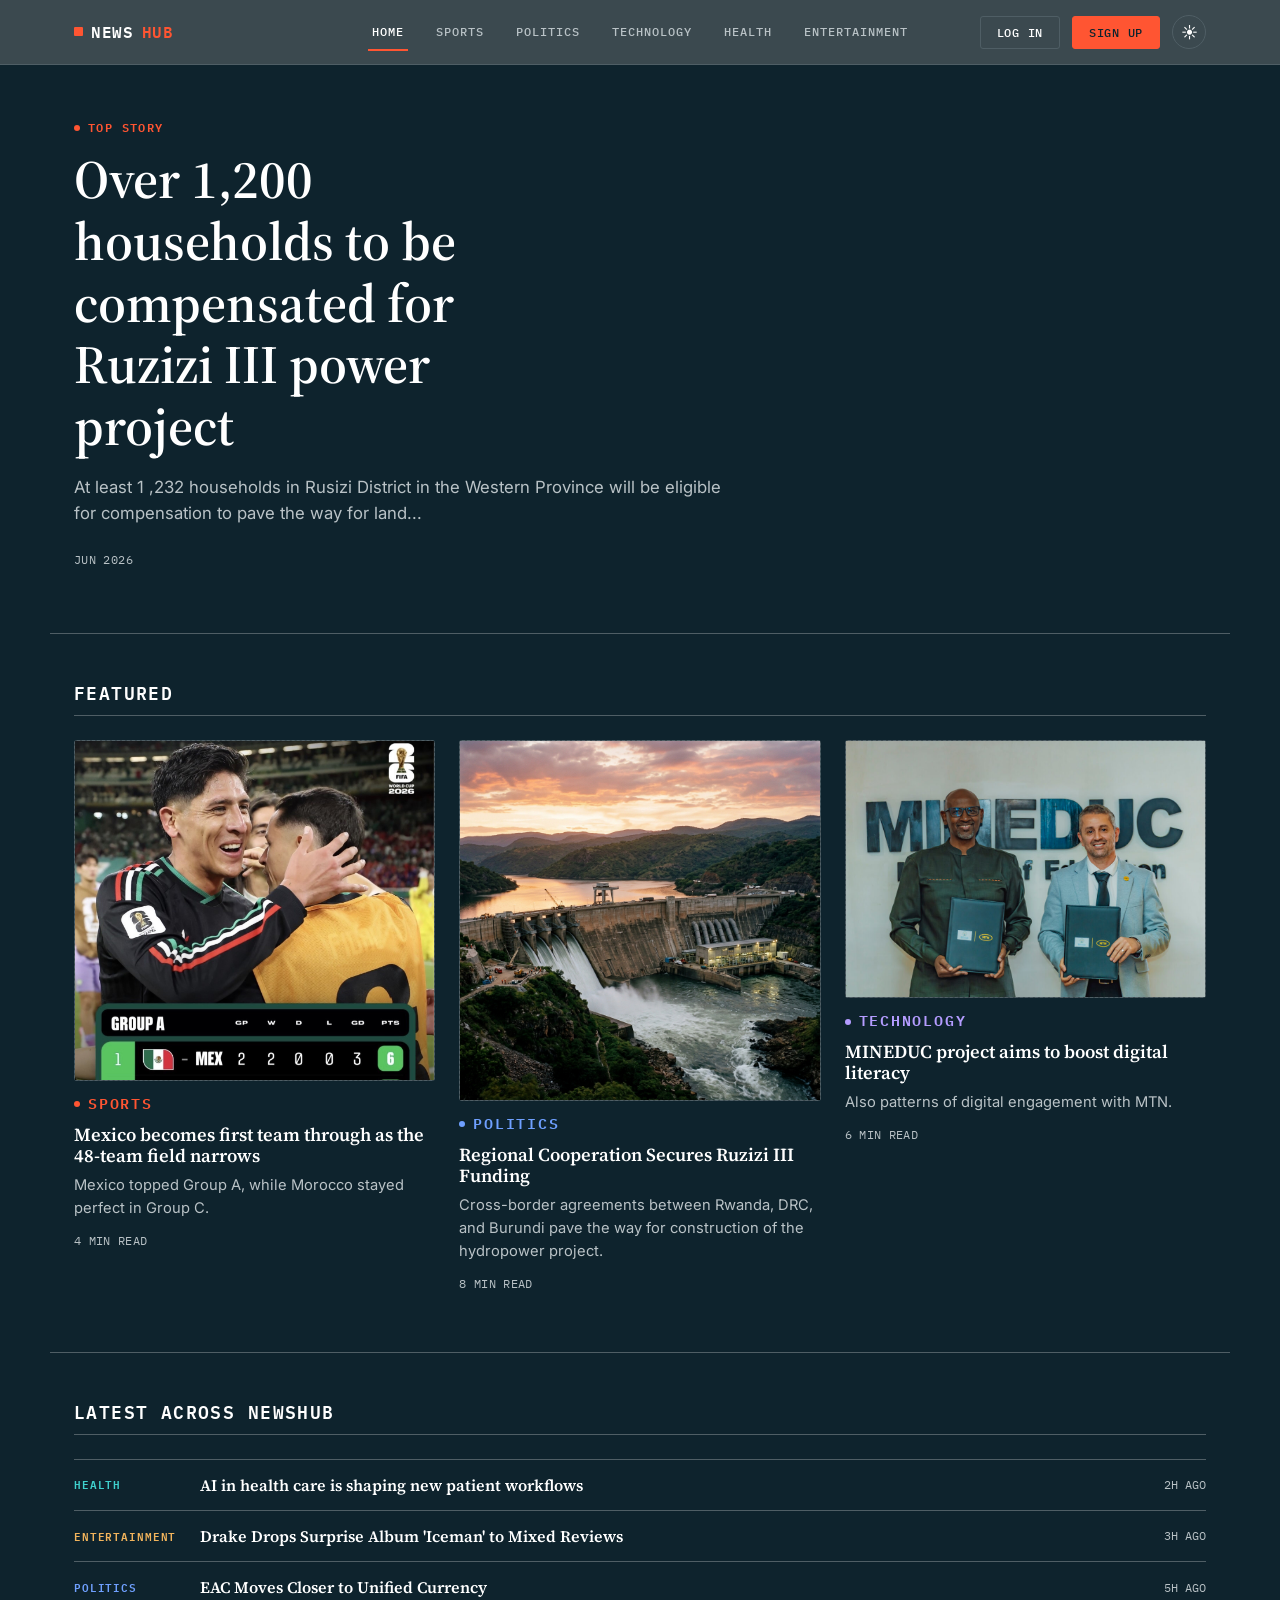
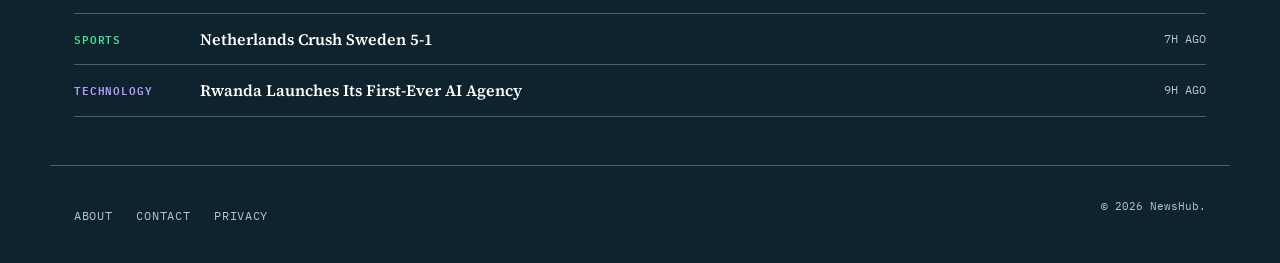
<file: index.html>
<!DOCTYPE html>
<html lang="en">
<head>
<meta charset="UTF-8">
<meta name="viewport" content="width=device-width, initial-scale=1.0">
<title>NewsHub — Home</title>
<meta name="description" content="NewsHub — Sports, Politics, Technology, Health and Entertainment, all in one place.">

<link rel="preconnect" href="https://fonts.googleapis.com">
<link rel="preconnect" href="https://fonts.gstatic.com" crossorigin>
<link href="https://fonts.googleapis.com/css2?family=Source+Serif+4:opsz,wght@8..60,500;8..60,600;8..60,700&family=Inter:wght@400;500;600&family=IBM+Plex+Mono:wght@500;600&display=swap" rel="stylesheet">

<link rel="stylesheet" href="styles.css">
</head>
<body>
<a class="skip-link" href="#main">Skip to content</a>

<header class="site-header">
  <div class="header-bar">
    <a href="index.html" class="logo">
      <span class="logo-mark"></span>NEWS<span class="logo-hub">HUB</span>
    </a>

    <nav class="main-nav" aria-label="Primary">
      <ul>
        <li><a href="index.html" class="nav-link is-active" style="--nav-accent:var(--c-home)">Home</a></li>
        <li><a href="pages/sports.html" class="nav-link" style="--nav-accent:var(--c-sports)">Sports</a></li>
        <li><a href="pages/politics.html" class="nav-link" style="--nav-accent:var(--c-politics)">Politics</a></li>
        <li><a href="pages/technology.html" class="nav-link" style="--nav-accent:var(--c-tech)">Technology</a></li>
        <li><a href="pages/health.html" class="nav-link" style="--nav-accent:var(--c-health)">Health</a></li>
        <li><a href="pages/entertainment.html" class="nav-link" style="--nav-accent:var(--c-entertainment)">Entertainment</a></li>
      </ul>
    </nav>

    <div class="header-actions">
      <button type="button" class="btn" title="Coming soon"><span class="btn-label">Log In</span></button>
      <button type="button" class="btn btn-solid" title="Coming soon"><span class="btn-label">Sign Up</span></button>
      <input type="checkbox" id="theme-toggle" class="theme-toggle-input" role="switch" aria-label="Toggle dark mode">
      <label for="theme-toggle" class="theme-toggle">
        <span class="icon-moon">☾</span>
        <span class="icon-sun">☀</span>
      </label>
    </div>
  </div>

</header>

<main id="main">

  <!-- HERO — top story slot -->
  <section class="hero wrap">
    <p class="eyebrow">Top Story</p>
    <h1 class="hero-headline">
      Over 1,200 households to be compensated for Ruzizi III power project
    </h1>
    <p class="hero-dek">
      At least 1 ,232 households in Rusizi District in the Western Province will 
      be eligible for compensation to pave the way for land...
    </p>
    <p class="hero-meta"> JUN 2026</p>
  </section>

  <!-- FEATURED — one card per category, ready for real stories -->
  <section class="section wrap">
    <h2 class="section-title">Featured</h2>
    <div class="card-grid">

      <article class="story-card">
        <div class="media">
          <img src="images/IMG_9754.jpg" alt="Mexico players celebrating, with the Group A standings table showing Mexico top on 6 points" loading="lazy">
        </div>
        <p class="eyebrow" style="--eyebrow-color:var(--page-accent)">Sports</p>
        <h3>Mexico becomes first team through as the 48-team field narrows</h3>
        <p>
          Mexico topped Group A, while Morocco stayed perfect in Group C.
        </p>
        <p class="timestamp">4 MIN READ</p>
      </article>

      <article class="story-card">
        <div class="media">
          <img src="images/ruzizi_hydropower.png" alt="Ruzizi III Hydropower dam project" loading="lazy">
        </div>
        <p class="eyebrow" style="--eyebrow-color:var(--c-politics)">Politics</p>
        <h3>Regional Cooperation Secures Ruzizi III Funding</h3>
        <p>Cross-border agreements between Rwanda, DRC, and Burundi pave the way for construction of the hydropower project.</p>
        <p class="timestamp">8 MIN READ</p>
      </article>

      <article class="story-card">
        <div class="media">
          <img src="images/madeinrwanda.eu.jpeg" alt="MINEDUC project aims to boost digital literacy">
        </div>
        <p class="eyebrow" style="--eyebrow-color:var(--c-tech)">Technology</p>
        <h3>MINEDUC project aims to boost digital literacy</h3>
        <p>Also patterns of digital engagement with MTN.</p>
        <p class="timestamp">6 MIN READ</p>
      </article>

    </div>
  </section>

  <!-- LATEST — cross-section feed, the "hub" view -->
  <section class="section wrap" style="border-bottom:none;">
    <h2 class="section-title">Latest Across NewsHub</h2>
    <div class="story-list">

      <div class="story-row">
        <span class="tag" style="--tag-color:var(--c-health)">Health</span>
        <h4>AI in health care is shaping new patient workflows</h4>
        <span class="timestamp">2H AGO</span>
      </div>

      <div class="story-row">
        <span class="tag" style="--tag-color:var(--c-entertainment)">Entertainment</span>
        <h4>Drake Drops Surprise Album 'Iceman' to Mixed Reviews</h4>
        <span class="timestamp">3H AGO</span>
      </div>

      <div class="story-row">
        <span class="tag" style="--tag-color:var(--c-politics)">Politics</span>
        <h4>EAC Moves Closer to Unified Currency</h4>
        <span class="timestamp">5H AGO</span>
      </div>

      <div class="story-row">
        <span class="tag" style="--tag-color:var(--c-sports)">Sports</span>
        <h4>Netherlands Crush Sweden 5-1</h4>
        <span class="timestamp">7H AGO</span>
      </div>

      <div class="story-row">
        <span class="tag" style="--tag-color:var(--c-tech)">Technology</span>
        <h4>Rwanda Launches Its First-Ever AI Agency</h4>
        <span class="timestamp">9H AGO</span>
      </div>

    </div>
  </section>

</main>

<footer class="site-footer wrap">
  <div class="footer-bar">
    <nav aria-label="Footer">
      <ul class="footer-links">
        <li><a href="#" title="Coming soon">About</a></li>
        <li><a href="#" title="Coming soon">Contact</a></li>
        <li><a href="#" title="Coming soon">Privacy</a></li>
      </ul>
    </nav>
    <p class="footer-copy">© 2026 NewsHub.</p>
  </div>
</footer>

</body>
</html>
</file>
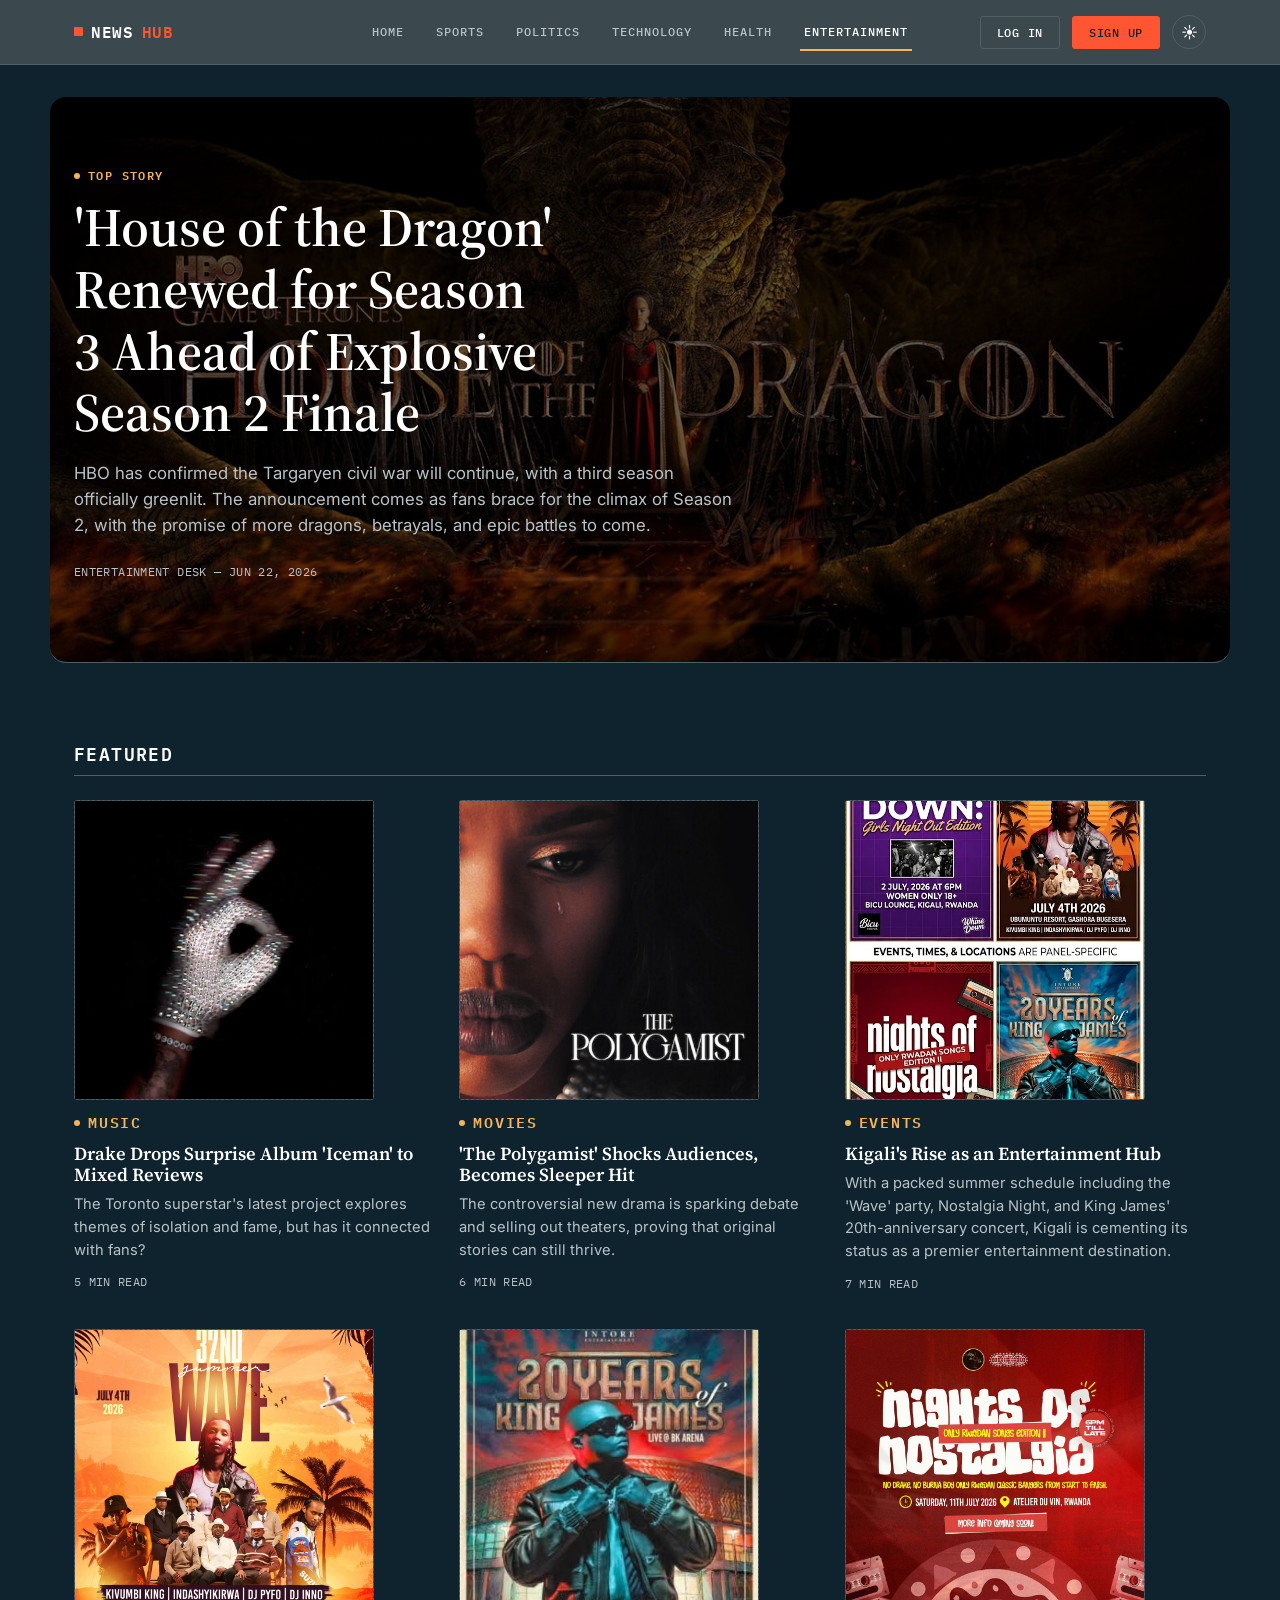
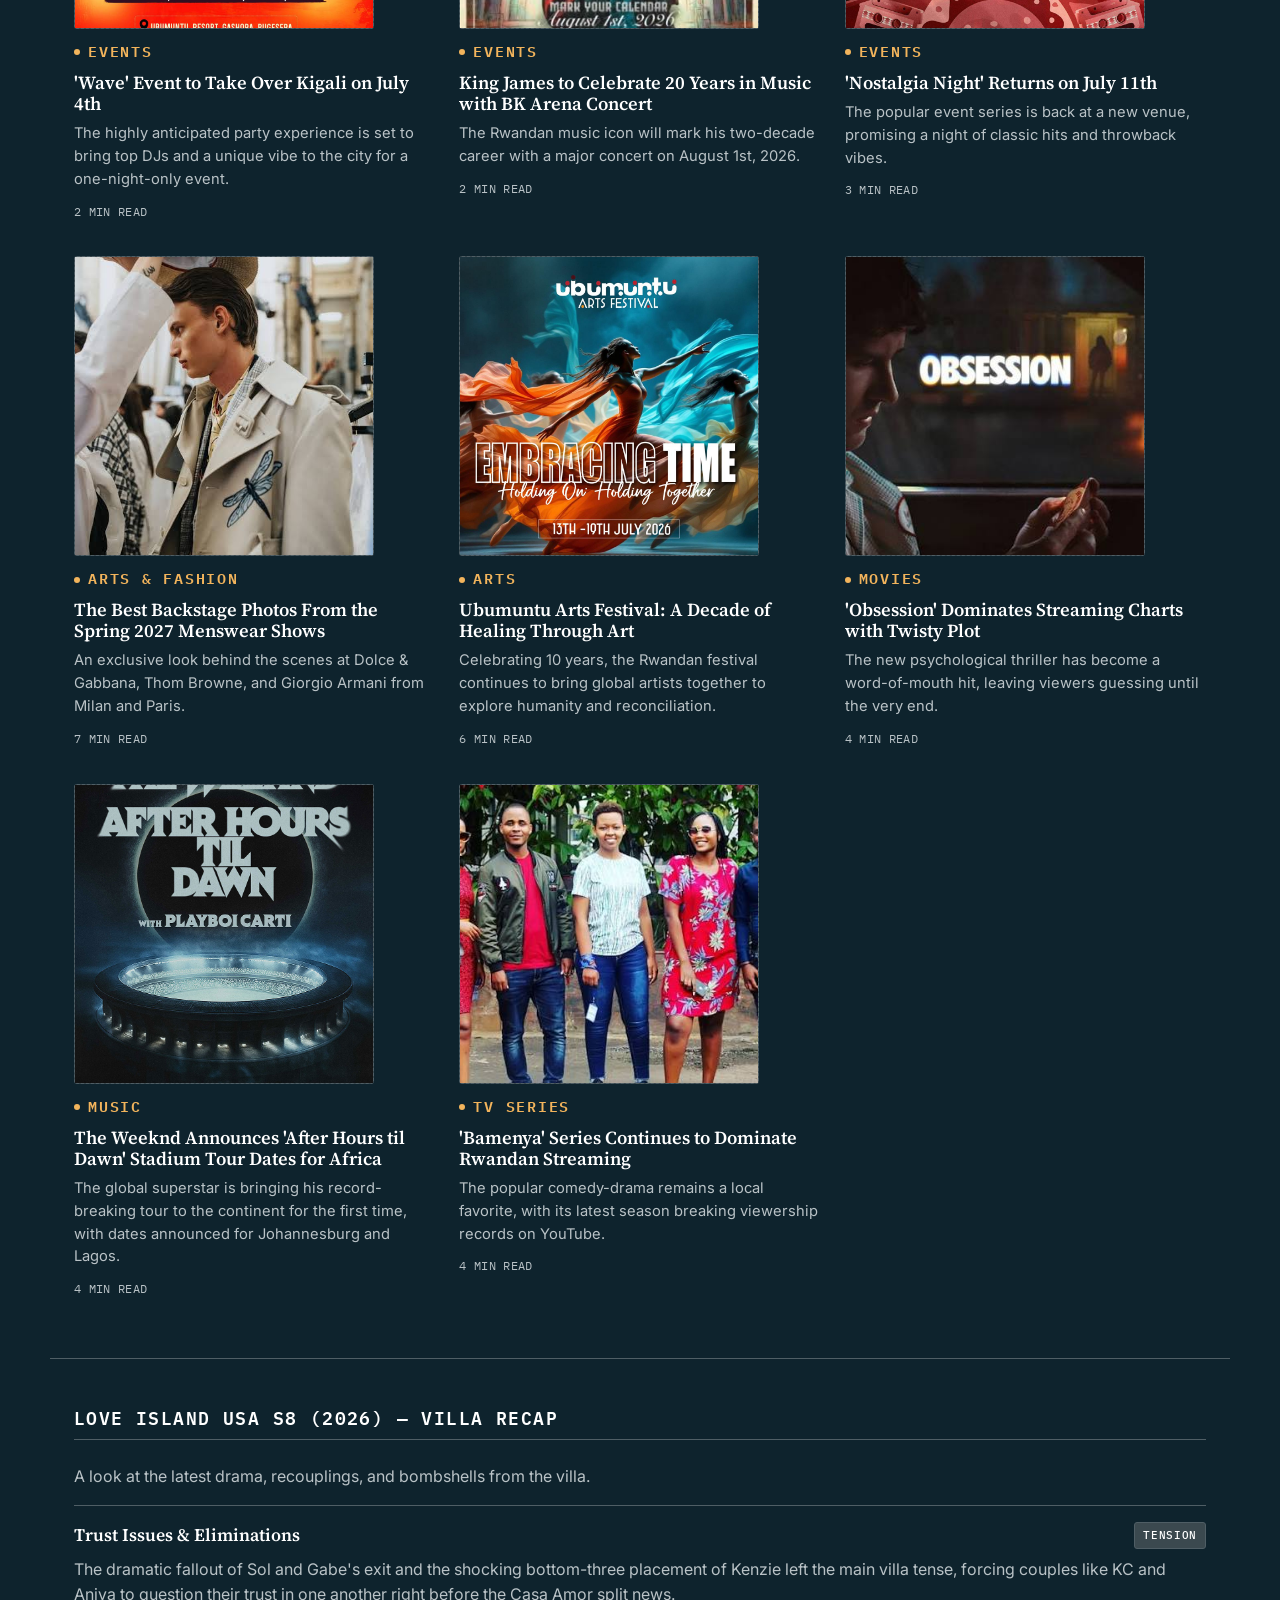
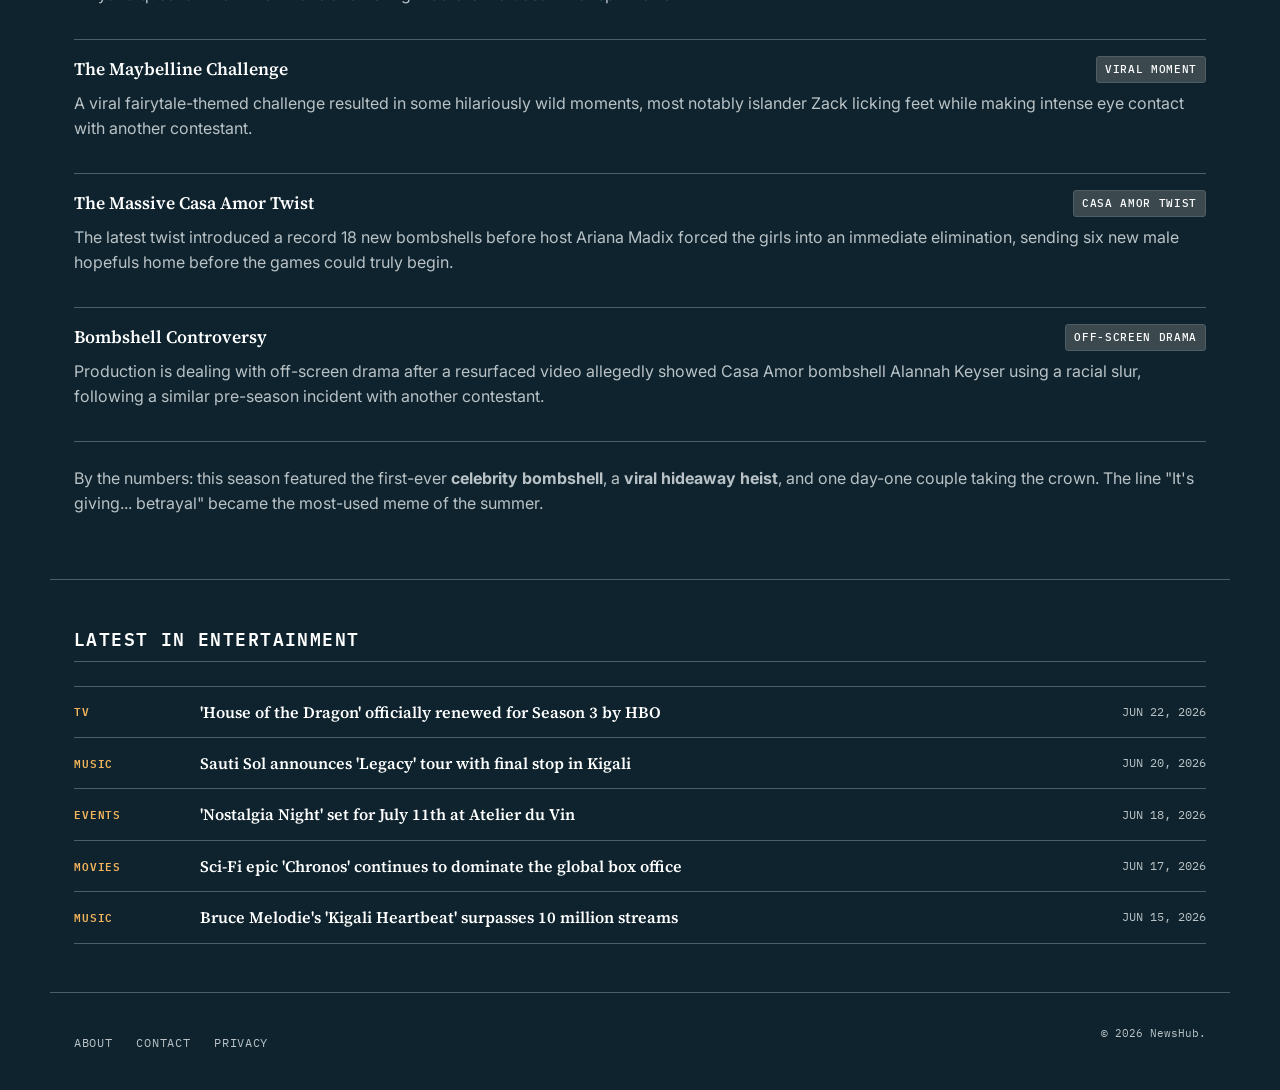
<file: pages/entertainment.html>
<!DOCTYPE html>
<html lang="en">
<head>
<meta charset="UTF-8">
<meta name="viewport" content="width=device-width, initial-scale=1.0">
<title>NewsHub — Entertainment</title>
<meta name="description" content="NewsHub — Entertainment section.">

<link rel="preconnect" href="https://fonts.googleapis.com">
<link rel="preconnect" href="https://fonts.gstatic.com" crossorigin>
<link href="https://fonts.googleapis.com/css2?family=Source+Serif+4:opsz,wght@8..60,500;8..60,600;8..60,700&family=Inter:wght@400;500;600&family=IBM+Plex+Mono:wght@500;600&display=swap" rel="stylesheet">

<link rel="stylesheet" href="../styles.css">
<link rel="stylesheet" href="../css/entertainment.css">
</head>
<body style="--page-accent:var(--c-entertainment)">
<a class="skip-link" href="#main">Skip to content</a>

<header class="site-header">
  <div class="header-bar">
    <a href="../index.html" class="logo">
      <span class="logo-mark"></span>NEWS<span class="logo-hub">HUB</span>
    </a>

    <nav class="main-nav" aria-label="Primary">
      <ul>
        <li><a href="../index.html" class="nav-link" style="--nav-accent:var(--c-home)">Home</a></li>
        <li><a href="sports.html" class="nav-link" style="--nav-accent:var(--c-sports)">Sports</a></li>
        <li><a href="politics.html" class="nav-link" style="--nav-accent:var(--c-politics)">Politics</a></li>
        <li><a href="technology.html" class="nav-link" style="--nav-accent:var(--c-tech)">Technology</a></li>
        <li><a href="health.html" class="nav-link" style="--nav-accent:var(--c-health)">Health</a></li>
        <li><a href="entertainment.html" class="nav-link is-active" style="--nav-accent:var(--c-entertainment)">Entertainment</a></li>
      </ul>
    </nav>

    <div class="header-actions">
      <button type="button" class="btn" title="Coming soon"><span class="btn-label">Log In</span></button>
      <button type="button" class="btn btn-solid" title="Coming soon"><span class="btn-label">Sign Up</span></button>
      <input type="checkbox" id="theme-toggle" class="theme-toggle-input" role="switch" aria-label="Toggle dark mode">
      <label for="theme-toggle" class="theme-toggle">
        <span class="icon-moon">☾</span>
        <span class="icon-sun">☀</span>
      </label>
    </div>
  </div>

</header>

<main id="main">

  <section class="hero wrap">
    <p class="eyebrow" style="--eyebrow-color:var(--page-accent)">Top Story</p>
    <h2 class="hero-headline">'House of the Dragon' Renewed for Season 3 Ahead of Explosive Season 2 Finale</h2>
    <p class="hero-dek">HBO has confirmed the Targaryen civil war will continue, with a third season officially greenlit. The announcement comes as fans brace for the climax of Season 2, with the promise of more dragons, betrayals, and epic battles to come.</p>
    <p class="hero-meta">ENTERTAINMENT DESK — JUN 22, 2026</p>
  </section>

  <section class="section wrap">
    <h2 class="section-title">Featured</h2>
    <div class="card-grid">

      <a href="#" class="story-card-link" title="Read more (coming soon)">
        <article class="story-card">
          <div class="media">
            <img src="../images/iceman.jpg" alt="Drake performing on stage">
          </div>
          <p class="eyebrow" style="--eyebrow-color:var(--c-entertainment)">Music</p>
          <h3>Drake Drops Surprise Album 'Iceman' to Mixed Reviews</h3>
          <p>The Toronto superstar's latest project explores themes of isolation and fame, but has it connected with fans?</p>
          <p class="timestamp">5 MIN READ</p>
        </article>
      </a>

      <a href="#" class="story-card-link" title="Read more (coming soon)">
        <article class="story-card">
          <div class="media">
            <img src="../images/polygamist.jpg" alt="A promotional poster for the movie 'The Polygamist'">
          </div>
          <p class="eyebrow" style="--eyebrow-color:var(--c-entertainment)">Movies</p>
          <h3>'The Polygamist' Shocks Audiences, Becomes Sleeper Hit</h3>
          <p>The controversial new drama is sparking debate and selling out theaters, proving that original stories can still thrive.</p>
          <p class="timestamp">6 MIN READ</p>
        </article>
      </a>

      <a href="#" class="story-card-link" title="Read more (coming soon)">
        <article class="story-card">
          <div class="media">
            <img src="../images/event.jpg" alt="BK Arena in Kigali lit up at night for an event">
          </div>
          <p class="eyebrow" style="--eyebrow-color:var(--c-entertainment)">Events</p>
          <h3>Kigali's Rise as an Entertainment Hub</h3>
          <p>With a packed summer schedule including the 'Wave' party, Nostalgia Night, and King James' 20th-anniversary concert, Kigali is cementing its status as a premier entertainment destination.</p>
          <p class="timestamp">7 MIN READ</p>
        </article>
      </a>

      <a href="#" class="story-card-link" title="Read more (coming soon)">
        <article class="story-card">
          <div class="media">
            <img src="../images/wave.jpeg" alt="A vibrant party scene with a large crowd and DJ">
          </div>
          <p class="eyebrow" style="--eyebrow-color:var(--c-entertainment)">Events</p>
          <h3>'Wave' Event to Take Over Kigali on July 4th</h3>
          <p>The highly anticipated party experience is set to bring top DJs and a unique vibe to the city for a one-night-only event.</p>
          <p class="timestamp">2 MIN READ</p>
        </article>
      </a>
      <a href="#" class="story-card-link" title="Read more (coming soon)">
        <article class="story-card">
          <div class="media">
            <img src="../images/james.jpg" alt="Promotional poster for King James 20 Years concert at BK Arena">
          </div>
          <p class="eyebrow" style="--eyebrow-color:var(--c-entertainment)">Events</p>
          <h3>King James to Celebrate 20 Years in Music with BK Arena Concert</h3>
          <p>The Rwandan music icon will mark his two-decade career with a major concert on August 1st, 2026.</p>
          <p class="timestamp">2 MIN READ</p>
        </article>
      </a>
      <a href="#" class="story-card-link" title="Read more (coming soon)">
        <article class="story-card">
          <div class="media">
            <img src="../images/night.jpeg" alt="Crowd enjoying a concert at night with colorful lights">
          </div>
          <p class="eyebrow" style="--eyebrow-color:var(--c-entertainment)">Events</p>
          <h3>'Nostalgia Night' Returns on July 11th </h3>
          <p>The popular event series is back at a new venue, promising a night of classic hits and throwback vibes.</p>
          <p class="timestamp">3 MIN READ</p>
        </article>
      </a>

      <a href="#" class="story-card-link" title="Read more (coming soon)">
        <article class="story-card">
          <div class="media">
            <img src="../images/dolce.jpg" alt="A model getting ready backstage at a fashion show">
          </div>
          <p class="eyebrow" style="--eyebrow-color:var(--c-entertainment)">Arts & Fashion</p>
          <h3>The Best Backstage Photos From the Spring 2027 Menswear Shows</h3>
          <p>An exclusive look behind the scenes at Dolce & Gabbana, Thom Browne, and Giorgio Armani from Milan and Paris.</p>
          <p class="timestamp">7 MIN READ</p>
        </article>
      </a>

      <a href="#" class="story-card-link" title="Read more (coming soon)">
        <article class="story-card">
          <div class="media">
            <img src="../images/ubumuntu.jpeg" alt="Performers in dramatic costumes at the Ubumuntu Arts Festival in Rwanda">
          </div>
          <p class="eyebrow" style="--eyebrow-color:var(--c-entertainment)">Arts</p>
          <h3>Ubumuntu Arts Festival: A Decade of Healing Through Art</h3>
          <p>Celebrating 10 years, the Rwandan festival continues to bring global artists together to explore humanity and reconciliation.</p>
          <p class="timestamp">6 MIN READ</p>
        </article>
      </a>

      <a href="#" class="story-card-link" title="Read more (coming soon)">
        <article class="story-card">
          <div class="media">
            <img src="../images/obsession.jpg" alt="Promotional art for the movie 'Obsession'">
          </div>
          <p class="eyebrow" style="--eyebrow-color:var(--c-entertainment)">Movies</p>
          <h3>'Obsession' Dominates Streaming Charts with Twisty Plot</h3>
          <p>The new psychological thriller has become a word-of-mouth hit, leaving viewers guessing until the very end.</p>
          <p class="timestamp">4 MIN READ</p>
        </article>
      </a>

      <a href="#" class="story-card-link" title="Read more (coming soon)">
        <article class="story-card">
          <div class="media">
            <img src="../images/weekend.jpg" alt="The Weeknd performing on stage with dramatic lighting">
          </div>
          <p class="eyebrow" style="--eyebrow-color:var(--c-entertainment)">Music</p>
          <h3>The Weeknd Announces 'After Hours til Dawn' Stadium Tour Dates for Africa</h3>
          <p>The global superstar is bringing his record-breaking tour to the continent for the first time, with dates announced for Johannesburg and Lagos.</p>
          <p class="timestamp">4 MIN READ</p>
        </article>
      </a>

      <a href="#" class="story-card-link" title="Read more (coming soon)">
        <article class="story-card">
          <div class="media">
            <img src="../images/bamenya.jpg" alt="Promotional image for the Bamenya series">
          </div>
          <p class="eyebrow" style="--eyebrow-color:var(--c-entertainment)">TV Series</p>
          <h3>'Bamenya' Series Continues to Dominate Rwandan Streaming</h3>
          <p>The popular comedy-drama remains a local favorite, with its latest season breaking viewership records on YouTube.</p>
          <p class="timestamp">4 MIN READ</p>
        </article>
      </a>

    </div>
  </section>

  <section class="section wrap">
    <h2 class="section-title">Love Island USA S8 (2026) — Villa Recap</h2>
    <p class="page-dek">A look at the latest drama, recouplings, and bombshells from the villa.</p>

    <div class="match-list">

      <a href="#" class="match-row-link" title="Read more (coming soon)">
        <div class="match-row">
          <div class="match-head">
            <span class="match-teams">Trust Issues &amp; Eliminations</span>
            <span class="match-tag">Tension</span>
          </div>
          <p class="match-note">The dramatic fallout of Sol and Gabe's exit and the shocking bottom-three placement of Kenzie left the main villa tense, forcing couples like KC and Aniya to question their trust in one another right before the Casa Amor split news.</p>
        </div>
      </a>

      <a href="#" class="match-row-link" title="Read more (coming soon)">
        <div class="match-row">
          <div class="match-head">
            <span class="match-teams">The Maybelline Challenge</span>
            <span class="match-tag">Viral Moment</span>
          </div>
          <p class="match-note">A viral fairytale-themed challenge resulted in some hilariously wild moments, most notably islander Zack licking feet while making intense eye contact with another contestant.</p>
        </div>
      </a>

      <a href="#" class="match-row-link" title="Read more (coming soon)">
        <div class="match-row">
          <div class="match-head">
            <span class="match-teams">The Massive Casa Amor Twist</span>
            <span class="match-tag">Casa Amor Twist</span>
          </div>
          <p class="match-note">The latest twist introduced a record 18 new bombshells before host Ariana Madix forced the girls into an immediate elimination, sending six new male hopefuls home before the games could truly begin.</p>
        </div>
      </a>

      <a href="#" class="match-row-link" title="Read more (coming soon)">
        <div class="match-row">
          <div class="match-head">
            <span class="match-teams">Bombshell Controversy</span>
            <span class="match-tag">Off-Screen Drama</span>
          </div>
          <p class="match-note">Production is dealing with off-screen drama after a resurfaced video allegedly showed Casa Amor bombshell Alannah Keyser using a racial slur, following a similar pre-season incident with another contestant.</p>
        </div>
      </a>

    </div>

    <p class="stat-strip">By the numbers: this season featured the first-ever <strong>celebrity bombshell</strong>, a <strong>viral hideaway heist</strong>, and one day-one couple taking the crown. The line "It's giving... betrayal" became the most-used meme of the summer.</p>
  </section>

  <section class="section wrap" style="border-bottom:none;">
    <h2 class="section-title">Latest in Entertainment</h2>
    <div class="story-list">

      <div class="story-row">
        <span class="tag" style="--tag-color:var(--page-accent)">TV</span>
        <h4>'House of the Dragon' officially renewed for Season 3 by HBO</h4>
        <span class="timestamp">JUN 22, 2026</span>
      </div>

      <div class="story-row">
        <span class="tag" style="--tag-color:var(--page-accent)">Music</span>
        <h4>Sauti Sol announces 'Legacy' tour with final stop in Kigali</h4>
        <span class="timestamp">JUN 20, 2026</span>
      </div>

      <div class="story-row">
        <span class="tag" style="--tag-color:var(--page-accent)">Events</span>
        <h4>'Nostalgia Night' set for July 11th at Atelier du Vin</h4>
        <span class="timestamp">JUN 18, 2026</span>
      </div>

      <div class="story-row">
        <span class="tag" style="--tag-color:var(--page-accent)">Movies</span>
        <h4>Sci-Fi epic 'Chronos' continues to dominate the global box office</h4>
        <span class="timestamp">JUN 17, 2026</span>
      </div>

      <div class="story-row">
        <span class="tag" style="--tag-color:var(--page-accent)">Music</span>
        <h4>Bruce Melodie's 'Kigali Heartbeat' surpasses 10 million streams</h4>
        <span class="timestamp">JUN 15, 2026</span>
      </div>

    </div>
  </section>

</main>

<footer class="site-footer wrap">
  <div class="footer-bar">
    <nav aria-label="Footer">
      <ul class="footer-links">
        <li><a href="#" title="Coming soon">About</a></li>
        <li><a href="#" title="Coming soon">Contact</a></li>
        <li><a href="#" title="Coming soon">Privacy</a></li>
      </ul>
    </nav>
    <p class="footer-copy">© 2026 NewsHub.</p>
  </div>
</footer>

</body>
</html>
</file>
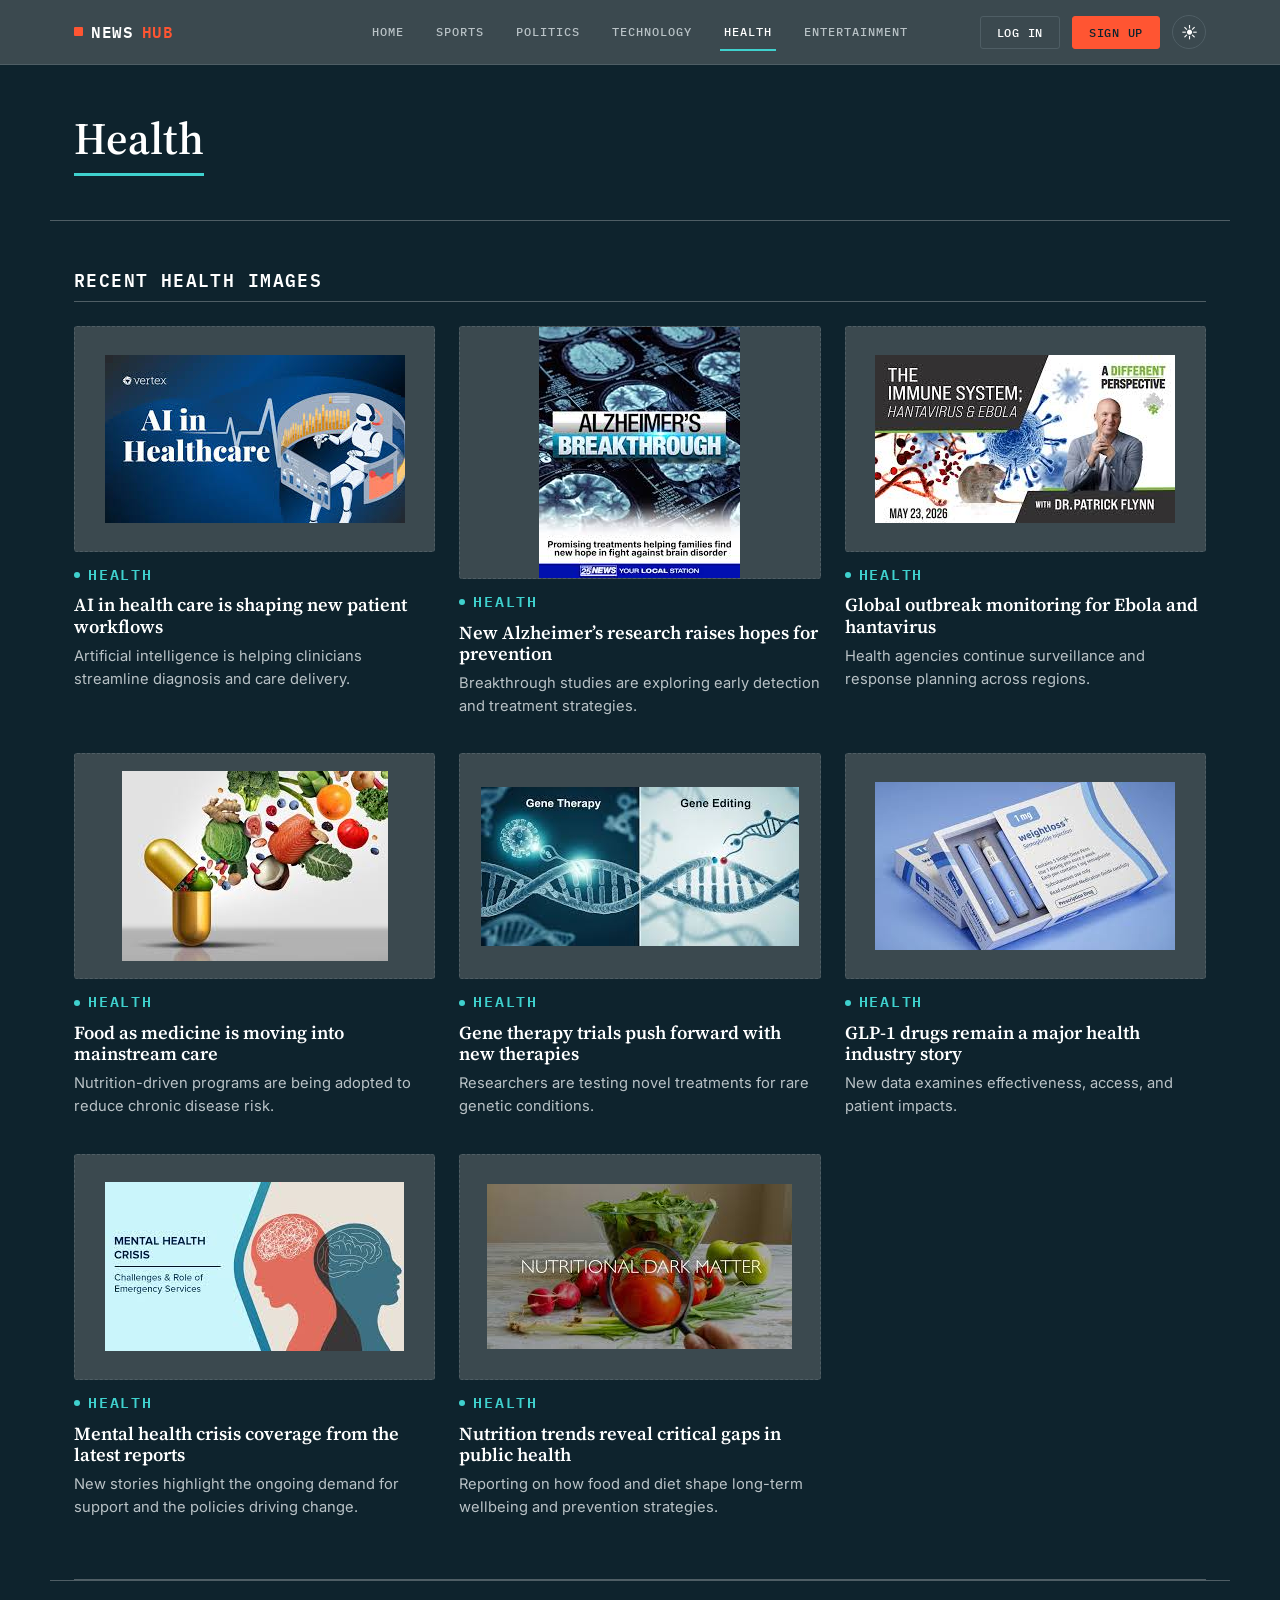
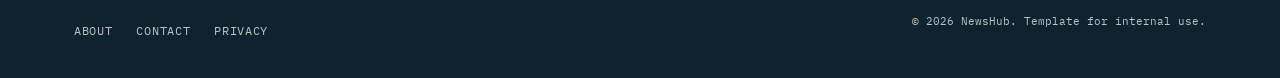
<file: pages/health.html>
<!DOCTYPE html>
<html lang="en">
<head>
<meta charset="UTF-8">
<meta name="viewport" content="width=device-width, initial-scale=1.0">
<title>NewsHub — Health</title>
<meta name="description" content="NewsHub — Health section.">

<link rel="preconnect" href="https://fonts.googleapis.com">
<link rel="preconnect" href="https://fonts.gstatic.com" crossorigin>
<link href="https://fonts.googleapis.com/css2?family=Source+Serif+4:opsz,wght@8..60,500;8..60,600;8..60,700&family=Inter:wght@400;500;600&family=IBM+Plex+Mono:wght@500;600&display=swap" rel="stylesheet">

<link rel="stylesheet" href="../styles.css">
</head>
<body style="--page-accent:var(--c-health)">
<a class="skip-link" href="#main">Skip to content</a>

<header class="site-header">
  <div class="header-bar">
    <a href="../index.html" class="logo">
      <span class="logo-mark"></span>NEWS<span class="logo-hub">HUB</span>
    </a>

    <nav class="main-nav" aria-label="Primary">
      <ul>
        <li><a href="../index.html" class="nav-link" style="--nav-accent:var(--c-home)">Home</a></li>
        <li><a href="sports.html" class="nav-link" style="--nav-accent:var(--c-sports)">Sports</a></li>
        <li><a href="politics.html" class="nav-link" style="--nav-accent:var(--c-politics)">Politics</a></li>
        <li><a href="technology.html" class="nav-link" style="--nav-accent:var(--c-tech)">Technology</a></li>
        <li><a href="health.html" class="nav-link is-active" style="--nav-accent:var(--c-health)">Health</a></li>
        <li><a href="entertainment.html" class="nav-link" style="--nav-accent:var(--c-entertainment)">Entertainment</a></li>
      </ul>
    </nav>

    <div class="header-actions">
      <button type="button" class="btn" title="Coming soon"><span class="btn-label">Log In</span></button>
      <button type="button" class="btn btn-solid" title="Coming soon"><span class="btn-label">Sign Up</span></button>
      <input type="checkbox" id="theme-toggle" class="theme-toggle-input" role="switch" aria-label="Toggle dark mode">
      <label for="theme-toggle" class="theme-toggle">
        <span class="icon-moon">☾</span>
        <span class="icon-sun">☀</span>
      </label>
    </div>
  </div>

</header>

<main id="main">

  <div class="page-header wrap">
    <h1>Health</h1>
  </div>

  <div class="wrap">
    <section class="section">
      <h2 class="section-title">Recent Health Images</h2>
      <div class="card-grid">
        <article class="story-card">
          <div class="media">
            <img src="../images/AI in health care.jpg" alt="AI in health care">
          </div>
          <p class="eyebrow" style="--eyebrow-color:var(--c-health)">Health</p>
          <h3>AI in health care is shaping new patient workflows</h3>
          <p>Artificial intelligence is helping clinicians streamline diagnosis and care delivery.</p>
        </article>

        <article class="story-card">
          <div class="media">
            <img src="../images/Alzheimer.jpg" alt="Alzheimer's research">
          </div>
          <p class="eyebrow" style="--eyebrow-color:var(--c-health)">Health</p>
          <h3>New Alzheimer’s research raises hopes for prevention</h3>
          <p>Breakthrough studies are exploring early detection and treatment strategies.</p>
        </article>

        <article class="story-card">
          <div class="media">
            <img src="../images/ebola and hantavirus.jpg" alt="Ebola and hantavirus updates">
          </div>
          <p class="eyebrow" style="--eyebrow-color:var(--c-health)">Health</p>
          <h3>Global outbreak monitoring for Ebola and hantavirus</h3>
          <p>Health agencies continue surveillance and response planning across regions.</p>
        </article>

        <article class="story-card">
          <div class="media">
            <img src="../images/food as medicine.jpg" alt="Food as medicine concept">
          </div>
          <p class="eyebrow" style="--eyebrow-color:var(--c-health)">Health</p>
          <h3>Food as medicine is moving into mainstream care</h3>
          <p>Nutrition-driven programs are being adopted to reduce chronic disease risk.</p>
        </article>

        <article class="story-card">
          <div class="media">
            <img src="../images/Gene therapy.jpg" alt="Gene therapy research">
          </div>
          <p class="eyebrow" style="--eyebrow-color:var(--c-health)">Health</p>
          <h3>Gene therapy trials push forward with new therapies</h3>
          <p>Researchers are testing novel treatments for rare genetic conditions.</p>
        </article>

        <article class="story-card">
          <div class="media">
            <img src="../images/GLP-1 Drug.jpg" alt="GLP-1 drug news">
          </div>
          <p class="eyebrow" style="--eyebrow-color:var(--c-health)">Health</p>
          <h3>GLP-1 drugs remain a major health industry story</h3>
          <p>New data examines effectiveness, access, and patient impacts.</p>
        </article>

        <article class="story-card">
          <div class="media">
            <img src="../images/mental health crisis.jpg" alt="Mental health crisis">
          </div>
          <p class="eyebrow" style="--eyebrow-color:var(--c-health)">Health</p>
          <h3>Mental health crisis coverage from the latest reports</h3>
          <p>New stories highlight the ongoing demand for support and the policies driving change.</p>
        </article>

        <article class="story-card">
          <div class="media">
            <img src="../images/nutrition dark matter.jpg" alt="Nutrition dark matter">
          </div>
          <p class="eyebrow" style="--eyebrow-color:var(--c-health)">Health</p>
          <h3>Nutrition trends reveal critical gaps in public health</h3>
          <p>Reporting on how food and diet shape long-term wellbeing and prevention strategies.</p>
        </article>
      </div>
    </section>
  </div>

</main>

<footer class="site-footer wrap">
  <div class="footer-bar">
    <nav aria-label="Footer">
      <ul class="footer-links">
        <li><a href="#" title="Coming soon">About</a></li>
        <li><a href="#" title="Coming soon">Contact</a></li>
        <li><a href="#" title="Coming soon">Privacy</a></li>
      </ul>
    </nav>
    <p class="footer-copy">© 2026 NewsHub. Template for internal use.</p>
  </div>
</footer>

</body>
</html>
</file>
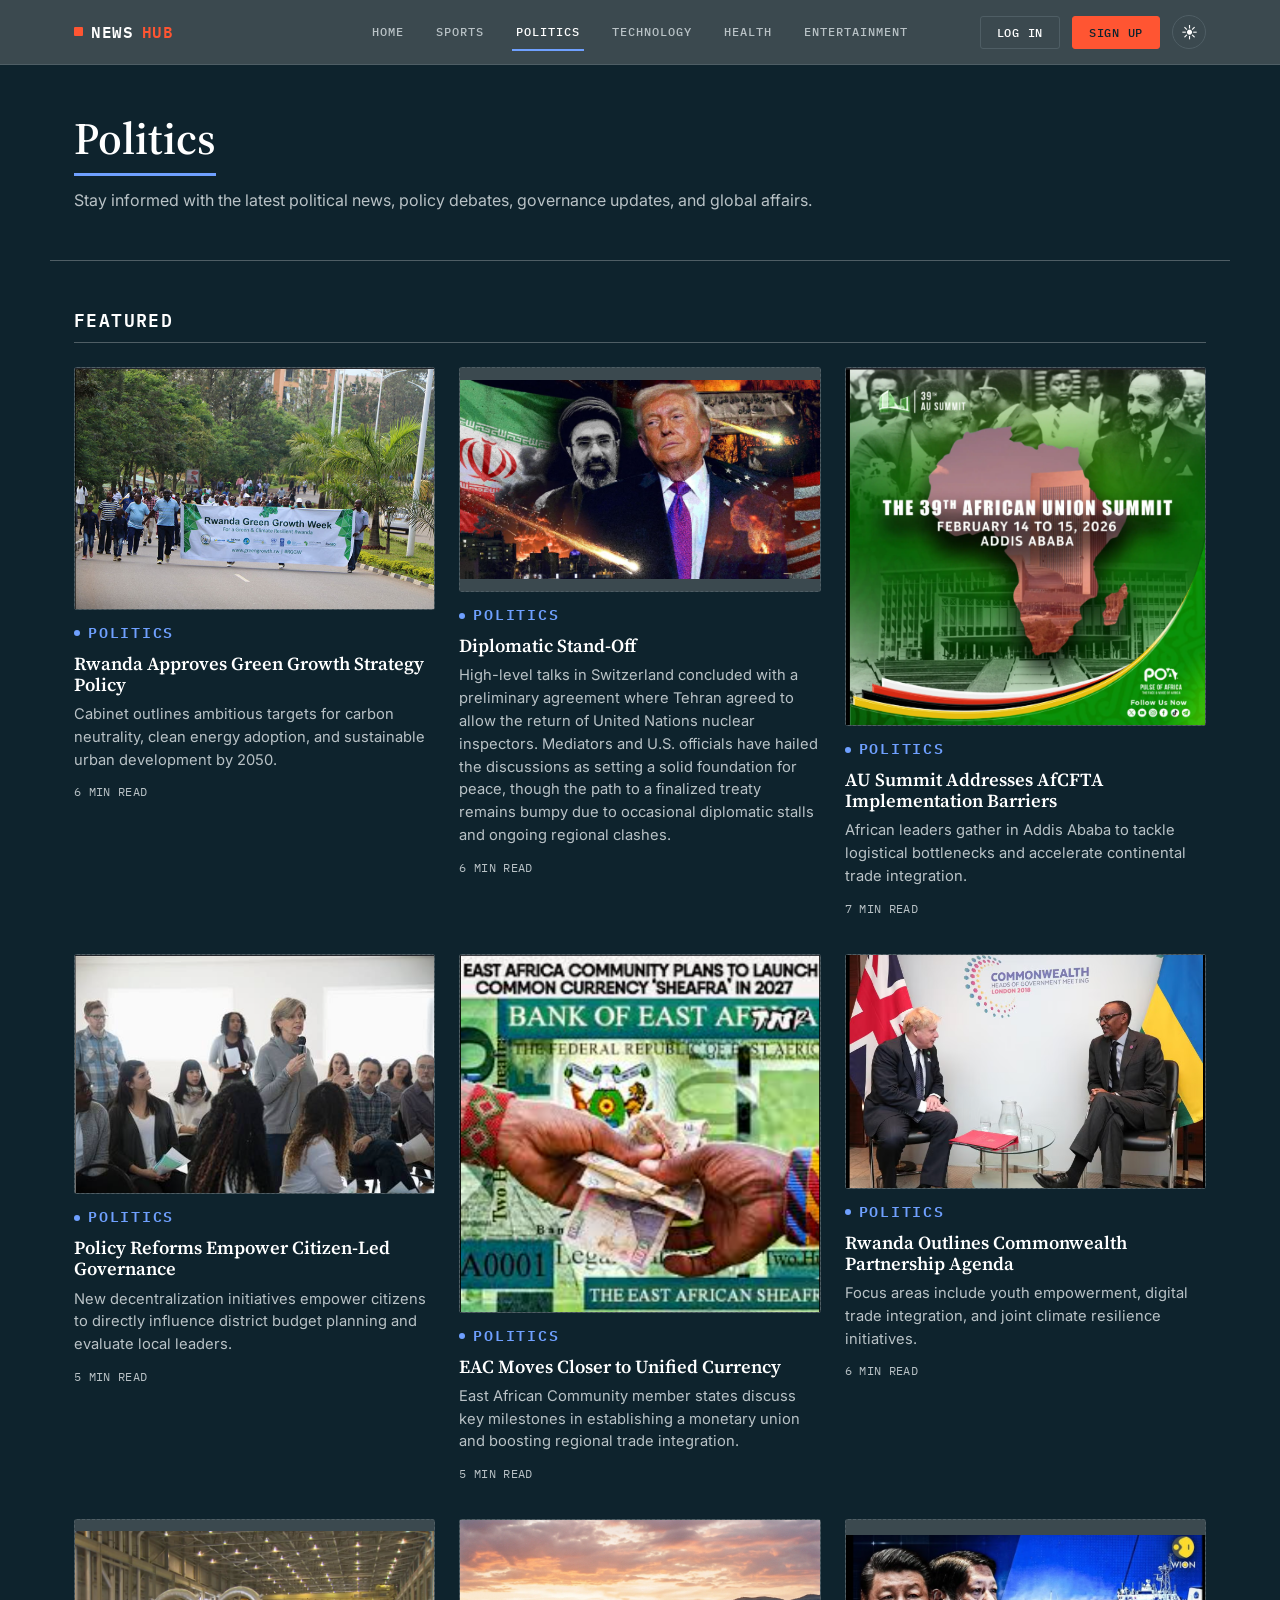
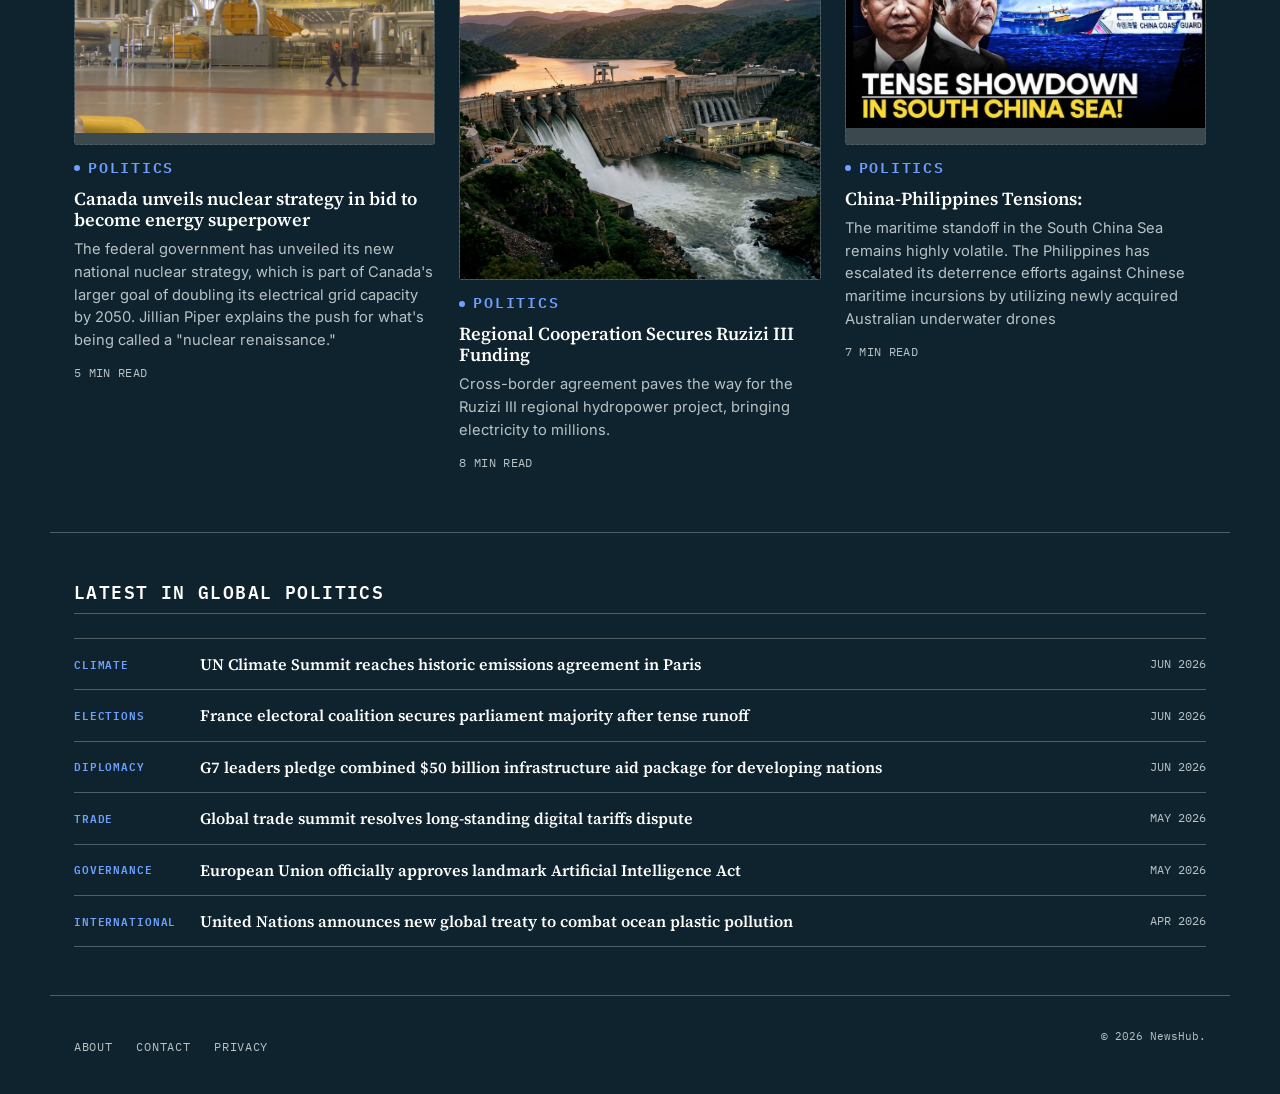
<file: pages/politics.html>
<!DOCTYPE html>
<html lang="en">

<head>
  <meta charset="UTF-8">
  <meta name="viewport" content="width=device-width, initial-scale=1.0">
  <title>NewsHub — Politics</title>
  <meta name="description" content="NewsHub — Politics section.">

  <link rel="preconnect" href="https://fonts.googleapis.com">
  <link rel="preconnect" href="https://fonts.gstatic.com" crossorigin>
  <link
    href="https://fonts.googleapis.com/css2?family=Source+Serif+4:opsz,wght@8..60,500;8..60,600;8..60,700&family=Inter:wght@400;500;600&family=IBM+Plex+Mono:wght@500;600&display=swap"
    rel="stylesheet">

  <link rel="stylesheet" href="../styles.css">
</head>

<body style="--page-accent:var(--c-politics)">
  <a class="skip-link" href="#main">Skip to content</a>

  <header class="site-header">
    <div class="header-bar">
      <a href="../index.html" class="logo">
        <span class="logo-mark"></span>NEWS<span class="logo-hub">HUB</span>
      </a>

      <nav class="main-nav" aria-label="Primary">
        <ul>
          <li><a href="../index.html" class="nav-link" style="--nav-accent:var(--c-home)">Home</a></li>
          <li><a href="sports.html" class="nav-link" style="--nav-accent:var(--c-sports)">Sports</a></li>
          <li><a href="politics.html" class="nav-link is-active" style="--nav-accent:var(--c-politics)">Politics</a>
          </li>
          <li><a href="technology.html" class="nav-link" style="--nav-accent:var(--c-tech)">Technology</a></li>
          <li><a href="health.html" class="nav-link" style="--nav-accent:var(--c-health)">Health</a></li>
          <li><a href="entertainment.html" class="nav-link"
              style="--nav-accent:var(--c-entertainment)">Entertainment</a></li>
        </ul>
      </nav>

      <div class="header-actions">
        <button type="button" class="btn" title="Coming soon"><span class="btn-label">Log In</span></button>
        <button type="button" class="btn btn-solid" title="Coming soon"><span class="btn-label">Sign Up</span></button>
        <input type="checkbox" id="theme-toggle" class="theme-toggle-input" role="switch" aria-label="Toggle dark mode">
        <label for="theme-toggle" class="theme-toggle">
          <span class="icon-moon">☾</span>
          <span class="icon-sun">☀</span>
        </label>
      </div>
    </div>

  </header>

  <main id="main">

    <div class="page-header wrap">
      <h1>Politics</h1>
      <p class="page-dek">
        Stay informed with the latest political news, policy debates, governance updates, and global affairs.
      </p>
    </div>

    <section class="section wrap">
      <h2 class="section-title">Featured</h2>
      <div class="card-grid">

        <article class="story-card">
          <div class="media">
            <img src="../images/rwanda_green_growth.png"
              alt="Eco-friendly urban development and solar panels in Rwanda">
          </div>
          <p class="eyebrow" style="--eyebrow-color:var(--c-politics)">Politics</p>
          <h3>Rwanda Approves Green Growth Strategy Policy</h3>
          <p>Cabinet outlines ambitious targets for carbon neutrality, clean energy adoption, and sustainable urban
            development by 2050.</p>
          <p class="timestamp">6 MIN READ</p>
        </article>

        <article class="story-card">
          <div class="media">
            <img src="../images/stand-off.png" alt="U.S.-Iran Negociations">
          </div>
          <p class="eyebrow" style="--eyebrow-color:var(--c-politics)">Politics</p>
          <h3>Diplomatic Stand-Off</h3>
          <p>High-level talks in Switzerland concluded with a preliminary agreement where Tehran agreed
            to allow the return of United Nations nuclear inspectors. Mediators and U.S. officials have
            hailed the discussions as setting a solid foundation for peace, though the path to a finalized
            treaty remains bumpy due to occasional diplomatic stalls and ongoing regional clashes.</p>
          <p class="timestamp">6 MIN READ</p>
        </article>


        <article class="story-card">
          <div class="media">
            <img src="../images/au-summit.png" alt="African Union trade and political network map">
          </div>
          <p class="eyebrow" style="--eyebrow-color:var(--c-politics)">Politics</p>
          <h3>AU Summit Addresses AfCFTA Implementation Barriers</h3>
          <p>African leaders gather in Addis Ababa to tackle logistical bottlenecks and accelerate continental trade
            integration.</p>
          <p class="timestamp">7 MIN READ</p>
        </article>

        <article class="story-card">
          <div class="media">
            <img src="../images/citizen_governance.png" alt="Local citizen and leadership assembly in Rwanda">
          </div>
          <p class="eyebrow" style="--eyebrow-color:var(--c-politics)">Politics</p>
          <h3>Policy Reforms Empower Citizen-Led Governance</h3>
          <p>New decentralization initiatives empower citizens to directly influence district budget planning and
            evaluate local leaders.</p>
          <p class="timestamp">5 MIN READ</p>
        </article>

        <article class="story-card">
          <div class="media">
            <img src="../images/EAC_curency.png" alt="EAC Integration coins and flags">
          </div>
          <p class="eyebrow" style="--eyebrow-color:var(--c-politics)">Politics</p>
          <h3>EAC Moves Closer to Unified Currency</h3>
          <p>East African Community member states discuss key milestones in establishing a monetary union and boosting
            regional trade integration.</p>
          <p class="timestamp">5 MIN READ</p>
        </article>

        <article class="story-card">
          <div class="media">
            <img src="../images/rwanda-commonwealth.png" alt="Rwanda and Commonwealth flags on conference table">
          </div>
          <p class="eyebrow" style="--eyebrow-color:var(--c-politics)">Politics</p>
          <h3>Rwanda Outlines Commonwealth Partnership Agenda</h3>
          <p>Focus areas include youth empowerment, digital trade integration, and joint climate resilience initiatives.
          </p>
          <p class="timestamp">6 MIN READ</p>
        </article>

        <article class="story-card">
          <div class="media">
            <img src="../images/canada_nuclear.png" alt="Canada's nuclear Strategy">
          </div>
          <p class="eyebrow" style="--eyebrow-color:var(--c-politics)">Politics</p>
          <h3>Canada unveils nuclear strategy in bid to become energy superpower</h3>
          <p>The federal government has unveiled its new national nuclear strategy, which is part of Canada's larger
            goal of
            doubling its electrical grid capacity by 2050. Jillian Piper explains the push for what's being called a
            "nuclear renaissance."</p>
          <p class="timestamp">5 MIN READ</p>
        </article>

        <article class="story-card">
          <div class="media">
            <img src="../images/ruzizi_hydropower.png" alt="Large hydroelectric dam under construction">
          </div>
          <p class="eyebrow" style="--eyebrow-color:var(--c-politics)">Politics</p>
          <h3>Regional Cooperation Secures Ruzizi III Funding</h3>
          <p>Cross-border agreement paves the way for the Ruzizi III regional hydropower project, bringing electricity
            to millions.</p>
          <p class="timestamp">8 MIN READ</p>
        </article>
        <article class="story-card">
          <div class="media">
            <img src="../images/Tension_SouthChinaSea.png" alt="Tension in the South China Sea">
          </div>
          <p class="eyebrow" style="--eyebrow-color:var(--c-politics)">Politics</p>
          <h3>China-Philippines Tensions:</h3>
          <p>The maritime standoff in the South China Sea remains highly volatile. The Philippines has escalated
            its deterrence efforts against Chinese maritime incursions by utilizing newly acquired Australian underwater
            drones</p>
          <p class="timestamp">7 MIN READ</p>
        </article>


      </div>
    </section>
    <!-- LATEST -->
    <section class="section wrap" style="border-bottom:none;">
      <h2 class="section-title">Latest in Global Politics</h2>
      <div class="story-list">
        <div class="story-row">
          <span class="tag" style="--tag-color:var(--page-accent)">Climate</span>
          <h4>UN Climate Summit reaches historic emissions agreement in Paris</h4>
          <span class="timestamp">JUN 2026</span>
        </div>
        <div class="story-row">
          <span class="tag" style="--tag-color:var(--page-accent)">Elections</span>
          <h4>France electoral coalition secures parliament majority after tense runoff</h4>
          <span class="timestamp">JUN 2026</span>
        </div>
        <div class="story-row">
          <span class="tag" style="--tag-color:var(--page-accent)">Diplomacy</span>
          <h4>G7 leaders pledge combined $50 billion infrastructure aid package for developing nations</h4>
          <span class="timestamp">JUN 2026</span>
        </div>
        <div class="story-row">
          <span class="tag" style="--tag-color:var(--page-accent)">Trade</span>
          <h4>Global trade summit resolves long-standing digital tariffs dispute</h4>
          <span class="timestamp">MAY 2026</span>
        </div>
        <div class="story-row">
          <span class="tag" style="--tag-color:var(--page-accent)">Governance</span>
          <h4>European Union officially approves landmark Artificial Intelligence Act</h4>
          <span class="timestamp">MAY 2026</span>
        </div>
        <div class="story-row">
          <span class="tag" style="--tag-color:var(--page-accent)">International</span>
          <h4>United Nations announces new global treaty to combat ocean plastic pollution</h4>
          <span class="timestamp">APR 2026</span>
        </div>
      </div>
    </section>


  </main>

  <footer class="site-footer wrap">
    <div class="footer-bar">
      <nav aria-label="Footer">
        <ul class="footer-links">
          <li><a href="#" title="Coming soon">About</a></li>
          <li><a href="#" title="Coming soon">Contact</a></li>
          <li><a href="#" title="Coming soon">Privacy</a></li>
        </ul>
      </nav>
      <p class="footer-copy">© 2026 NewsHub.</p>
    </div>
  </footer>

</body>

</html>
</file>
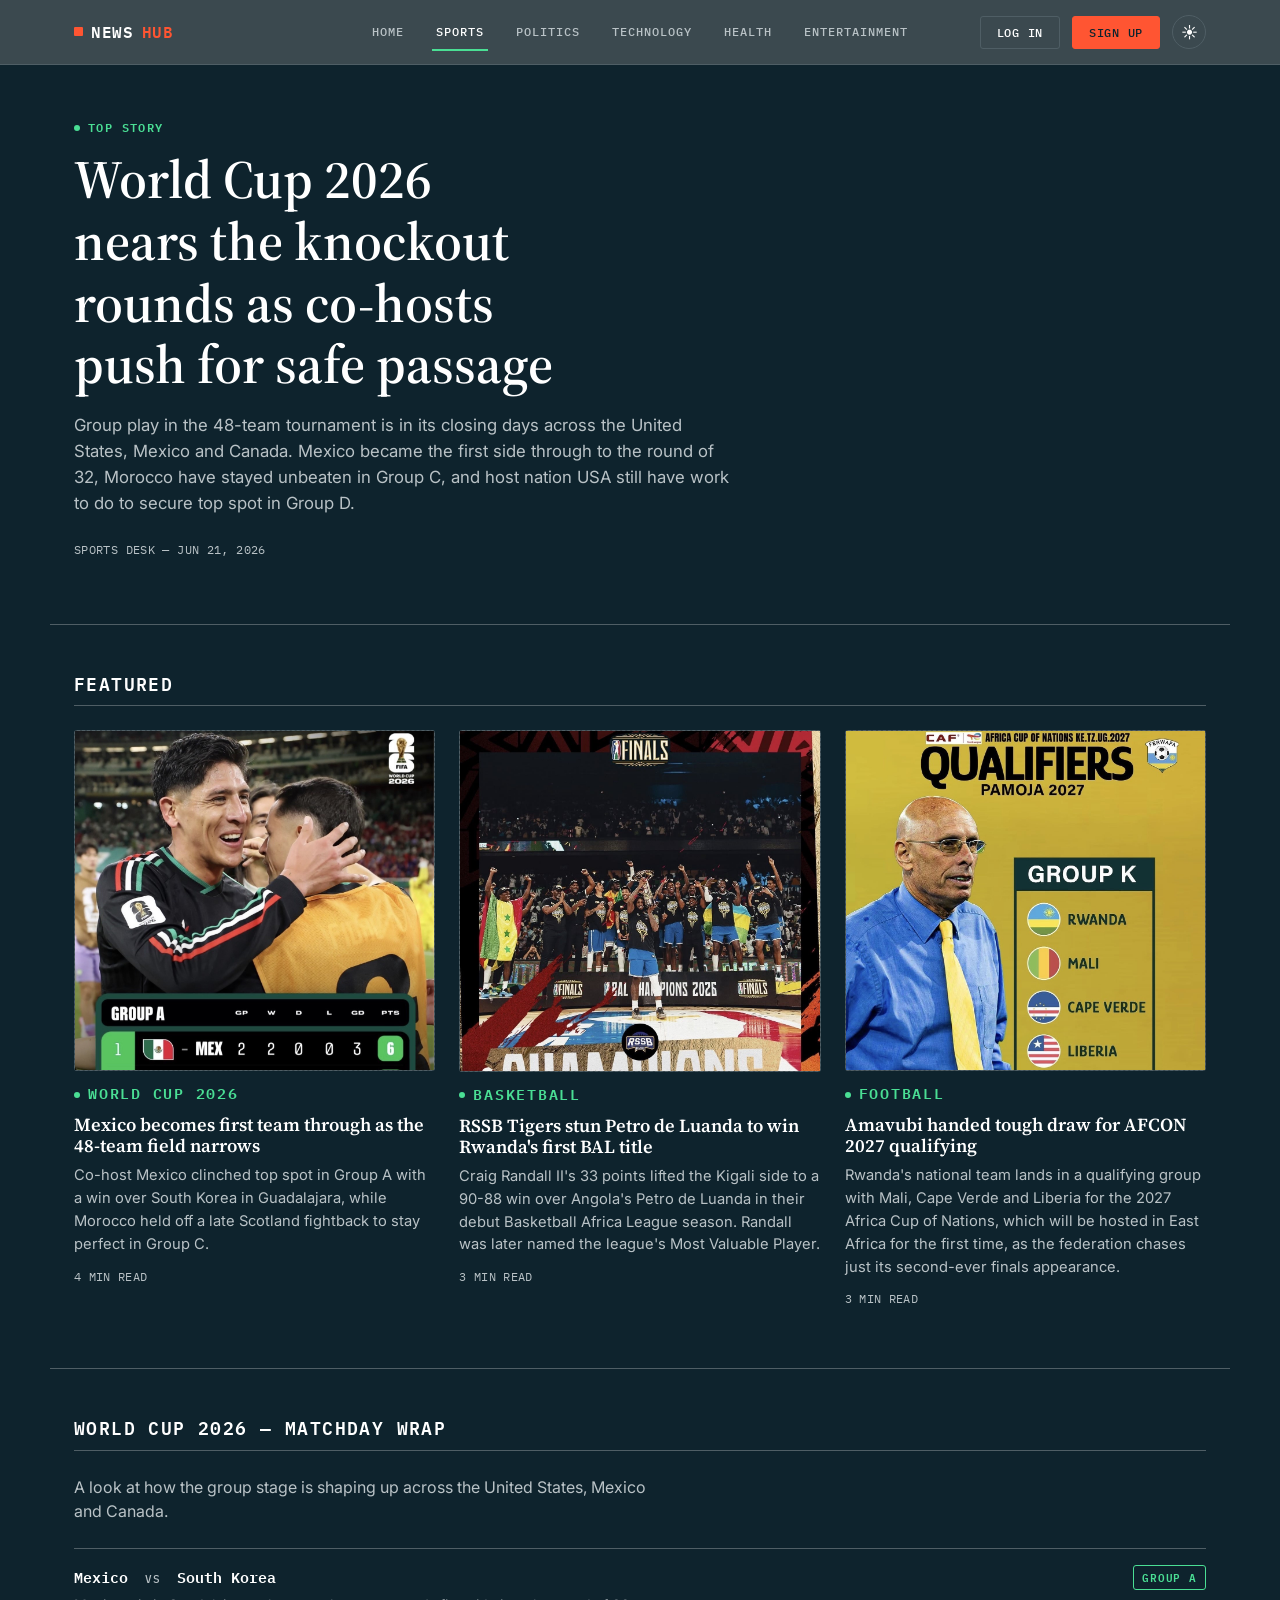
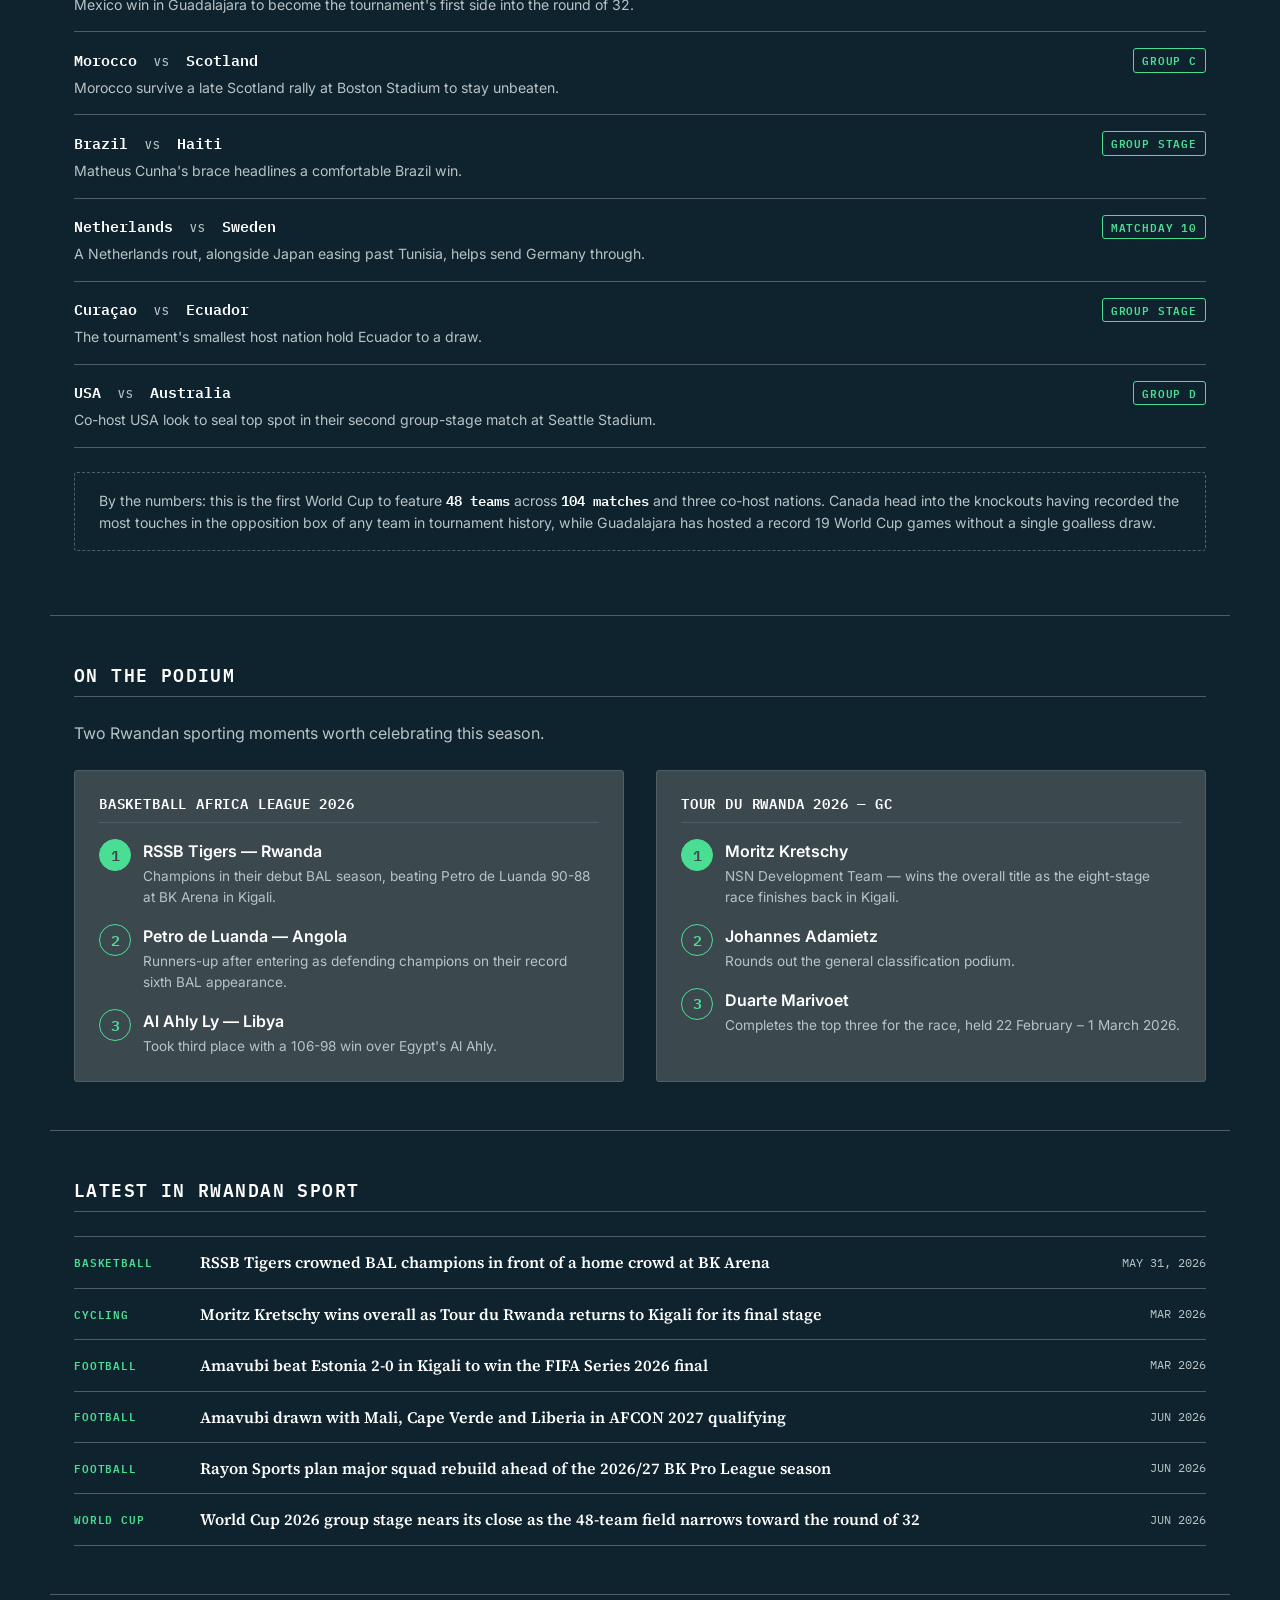
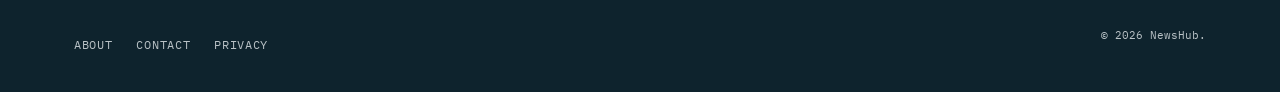
<file: pages/sports.html>
<!DOCTYPE html>
<html lang="en">
<head>
<meta charset="UTF-8">
<meta name="viewport" content="width=device-width, initial-scale=1.0">
<title>NewsHub — Sports</title>
<meta name="description" content="NewsHub — Sports section: World Cup 2026, the Basketball Africa League, and Rwandan sport.">

<link rel="preconnect" href="https://fonts.googleapis.com">
<link rel="preconnect" href="https://fonts.gstatic.com" crossorigin>
<link href="https://fonts.googleapis.com/css2?family=Source+Serif+4:opsz,wght@8..60,500;8..60,600;8..60,700&family=Inter:wght@400;500;600&family=IBM+Plex+Mono:wght@500;600&display=swap" rel="stylesheet">

<link rel="stylesheet" href="../styles.css">
<link rel="stylesheet" href="../css/sports.css">
</head>
<body style="--page-accent:var(--c-sports)">
<a class="skip-link" href="#main">Skip to content</a>

<header class="site-header">
  <div class="header-bar">
    <a href="../index.html" class="logo">
      <span class="logo-mark"></span>NEWS<span class="logo-hub">HUB</span>
    </a>

    <nav class="main-nav" aria-label="Primary">
      <ul>
        <li><a href="../index.html" class="nav-link" style="--nav-accent:var(--c-home)">Home</a></li>
        <li><a href="sports.html" class="nav-link is-active" style="--nav-accent:var(--c-sports)">Sports</a></li>
        <li><a href="politics.html" class="nav-link" style="--nav-accent:var(--c-politics)">Politics</a></li>
        <li><a href="technology.html" class="nav-link" style="--nav-accent:var(--c-tech)">Technology</a></li>
        <li><a href="health.html" class="nav-link" style="--nav-accent:var(--c-health)">Health</a></li>
        <li><a href="entertainment.html" class="nav-link" style="--nav-accent:var(--c-entertainment)">Entertainment</a></li>
      </ul>
    </nav>

    <div class="header-actions">
      <button type="button" class="btn" title="Coming soon"><span class="btn-label">Log In</span></button>
      <button type="button" class="btn btn-solid" title="Coming soon"><span class="btn-label">Sign Up</span></button>
      <input type="checkbox" id="theme-toggle" class="theme-toggle-input" role="switch" aria-label="Toggle dark mode">
      <label for="theme-toggle" class="theme-toggle">
        <span class="icon-moon">☾</span>
        <span class="icon-sun">☀</span>
      </label>
    </div>
  </div>

</header>

<main id="main">

  <!-- <div class="page-header wrap">
    <p class="eyebrow">Sports Desk</p>
    <h1>Sports</h1>
    <p class="page-dek">From the World Cup's run toward the knockout rounds to Rwanda's basketball and cycling wins this season — here's what's moving in sport.</p>
  </div> -->

  <section class="hero wrap">
    <p class="eyebrow" style="--eyebrow-color:var(--page-accent)">Top Story</p>
    <h2 class="hero-headline">World Cup 2026 nears the knockout rounds as co-hosts push for safe passage</h2>
    <p class="hero-dek">Group play in the 48-team tournament is in its closing days across the United States, Mexico and Canada. Mexico became the first side through to the round of 32, Morocco have stayed unbeaten in Group C, and host nation USA still have work to do to secure top spot in Group D.</p>
    <p class="hero-meta">SPORTS DESK — JUN 21, 2026</p>
  </section>

  <section class="section wrap">
    <h2 class="section-title">Featured</h2>
    <div class="card-grid">

      <article class="story-card">
        <div class="media">
          <img src="../images/IMG_9754.jpg" alt="Mexico players celebrating, with the Group A standings table showing Mexico top on 6 points" loading="lazy">
        </div>
        <p class="eyebrow" style="--eyebrow-color:var(--page-accent)">World Cup 2026</p>
        <h3>Mexico becomes first team through as the 48-team field narrows</h3>
        <p>Co-host Mexico clinched top spot in Group A with a win over South Korea in Guadalajara, while Morocco held off a late Scotland fightback to stay perfect in Group C.</p>
        <p class="timestamp">4 MIN READ</p>
      </article>

      <article class="story-card">
        <div class="media">
          <img src="../images/IMG_9758.jpg" alt="RSSB Tigers players celebrating as 2026 Basketball Africa League champions" loading="lazy">
        </div>
        <p class="eyebrow" style="--eyebrow-color:var(--page-accent)">Basketball</p>
        <h3>RSSB Tigers stun Petro de Luanda to win Rwanda's first BAL title</h3>
        <p>Craig Randall II's 33 points lifted the Kigali side to a 90-88 win over Angola's Petro de Luanda in their debut Basketball Africa League season. Randall was later named the league's Most Valuable Player.</p>
        <p class="timestamp">3 MIN READ</p>
      </article>

      <article class="story-card">
        <div class="media">
          <img src="../images/IMG_9757.jpg" alt="Amavubi players arriving with luggage ahead of a national team trip" loading="lazy">
        </div>
        <p class="eyebrow" style="--eyebrow-color:var(--page-accent)">Football</p>
        <h3>Amavubi handed tough draw for AFCON 2027 qualifying</h3>
        <p>Rwanda's national team lands in a qualifying group with Mali, Cape Verde and Liberia for the 2027 Africa Cup of Nations, which will be hosted in East Africa for the first time, as the federation chases just its second-ever finals appearance.</p>
        <p class="timestamp">3 MIN READ</p>
      </article>

    </div>
  </section>

  <section class="section wrap">
    <h2 class="section-title">World Cup 2026 — Matchday Wrap</h2>
    <p class="page-dek">A look at how the group stage is shaping up across the United States, Mexico and Canada.</p>

    <div class="match-list">

      <div class="match-row">
        <div class="match-head">
          <span class="match-teams">Mexico <span class="vs">vs</span> South Korea</span>
          <span class="match-tag">Group A</span>
        </div>
        <p class="match-note">Mexico win in Guadalajara to become the tournament's first side into the round of 32.</p>
      </div>

      <div class="match-row">
        <div class="match-head">
          <span class="match-teams">Morocco <span class="vs">vs</span> Scotland</span>
          <span class="match-tag">Group C</span>
        </div>
        <p class="match-note">Morocco survive a late Scotland rally at Boston Stadium to stay unbeaten.</p>
      </div>

      <div class="match-row">
        <div class="match-head">
          <span class="match-teams">Brazil <span class="vs">vs</span> Haiti</span>
          <span class="match-tag">Group Stage</span>
        </div>
        <p class="match-note">Matheus Cunha's brace headlines a comfortable Brazil win.</p>
      </div>

      <div class="match-row">
        <div class="match-head">
          <span class="match-teams">Netherlands <span class="vs">vs</span> Sweden</span>
          <span class="match-tag">Matchday 10</span>
        </div>
        <p class="match-note">A Netherlands rout, alongside Japan easing past Tunisia, helps send Germany through.</p>
      </div>

      <div class="match-row">
        <div class="match-head">
          <span class="match-teams">Curaçao <span class="vs">vs</span> Ecuador</span>
          <span class="match-tag">Group Stage</span>
        </div>
        <p class="match-note">The tournament's smallest host nation hold Ecuador to a draw.</p>
      </div>

      <div class="match-row">
        <div class="match-head">
          <span class="match-teams">USA <span class="vs">vs</span> Australia</span>
          <span class="match-tag">Group D</span>
        </div>
        <p class="match-note">Co-host USA look to seal top spot in their second group-stage match at Seattle Stadium.</p>
      </div>

    </div>

    <p class="stat-strip">By the numbers: this is the first World Cup to feature <strong>48 teams</strong> across <strong>104 matches</strong> and three co-host nations. Canada head into the knockouts having recorded the most touches in the opposition box of any team in tournament history, while Guadalajara has hosted a record 19 World Cup games without a single goalless draw.</p>
  </section>

  <!-- PODIUMS -->
  <section class="section wrap">
    <h2 class="section-title">On the Podium</h2>
    <p class="page-dek">Two Rwandan sporting moments worth celebrating this season.</p>

    <div class="podium-grid">

      <div class="podium-card">
        <h3>Basketball Africa League 2026</h3>
        <div class="podium-list">
          <div class="podium-place">
            <span class="rank">1</span>
            <div>
              <p class="name">RSSB Tigers — Rwanda</p>
              <p class="detail">Champions in their debut BAL season, beating Petro de Luanda 90-88 at BK Arena in Kigali.</p>
            </div>
          </div>
          <div class="podium-place">
            <span class="rank">2</span>
            <div>
              <p class="name">Petro de Luanda — Angola</p>
              <p class="detail">Runners-up after entering as defending champions on their record sixth BAL appearance.</p>
            </div>
          </div>
          <div class="podium-place">
            <span class="rank">3</span>
            <div>
              <p class="name">Al Ahly Ly — Libya</p>
              <p class="detail">Took third place with a 106-98 win over Egypt's Al Ahly.</p>
            </div>
          </div>
        </div>
      </div>

      <div class="podium-card">
        <h3>Tour du Rwanda 2026 — GC</h3>
        <div class="podium-list">
          <div class="podium-place">
            <span class="rank">1</span>
            <div>
              <p class="name">Moritz Kretschy</p>
              <p class="detail">NSN Development Team — wins the overall title as the eight-stage race finishes back in Kigali.</p>
            </div>
          </div>
          <div class="podium-place">
            <span class="rank">2</span>
            <div>
              <p class="name">Johannes Adamietz</p>
              <p class="detail">Rounds out the general classification podium.</p>
            </div>
          </div>
          <div class="podium-place">
            <span class="rank">3</span>
            <div>
              <p class="name">Duarte Marivoet</p>
              <p class="detail">Completes the top three for the race, held 22 February – 1 March 2026.</p>
            </div>
          </div>
        </div>
      </div>

    </div>
  </section>

  <!-- LATEST -->
  <section class="section wrap" style="border-bottom:none;">
    <h2 class="section-title">Latest in Rwandan Sport</h2>
    <div class="story-list">

      <div class="story-row">
        <span class="tag" style="--tag-color:var(--page-accent)">Basketball</span>
        <h4>RSSB Tigers crowned BAL champions in front of a home crowd at BK Arena</h4>
        <span class="timestamp">MAY 31, 2026</span>
      </div>

      <div class="story-row">
        <span class="tag" style="--tag-color:var(--page-accent)">Cycling</span>
        <h4>Moritz Kretschy wins overall as Tour du Rwanda returns to Kigali for its final stage</h4>
        <span class="timestamp">MAR 2026</span>
      </div>

      <div class="story-row">
        <span class="tag" style="--tag-color:var(--page-accent)">Football</span>
        <h4>Amavubi beat Estonia 2-0 in Kigali to win the FIFA Series 2026 final</h4>
        <span class="timestamp">MAR 2026</span>
      </div>

      <div class="story-row">
        <span class="tag" style="--tag-color:var(--page-accent)">Football</span>
        <h4>Amavubi drawn with Mali, Cape Verde and Liberia in AFCON 2027 qualifying</h4>
        <span class="timestamp">JUN 2026</span>
      </div>

      <div class="story-row">
        <span class="tag" style="--tag-color:var(--page-accent)">Football</span>
        <h4>Rayon Sports plan major squad rebuild ahead of the 2026/27 BK Pro League season</h4>
        <span class="timestamp">JUN 2026</span>
      </div>

      <div class="story-row">
        <span class="tag" style="--tag-color:var(--page-accent)">World Cup</span>
        <h4>World Cup 2026 group stage nears its close as the 48-team field narrows toward the round of 32</h4>
        <span class="timestamp">JUN 2026</span>
      </div>

    </div>
  </section>

</main>

<footer class="site-footer wrap">
  <div class="footer-bar">
    <nav aria-label="Footer">
      <ul class="footer-links">
        <li><a href="#" title="Coming soon">About</a></li>
        <li><a href="#" title="Coming soon">Contact</a></li>
        <li><a href="#" title="Coming soon">Privacy</a></li>
      </ul>
    </nav>
    <p class="footer-copy">© 2026 NewsHub.</p>
  </div>
</footer>

</body>
</html>
</file>
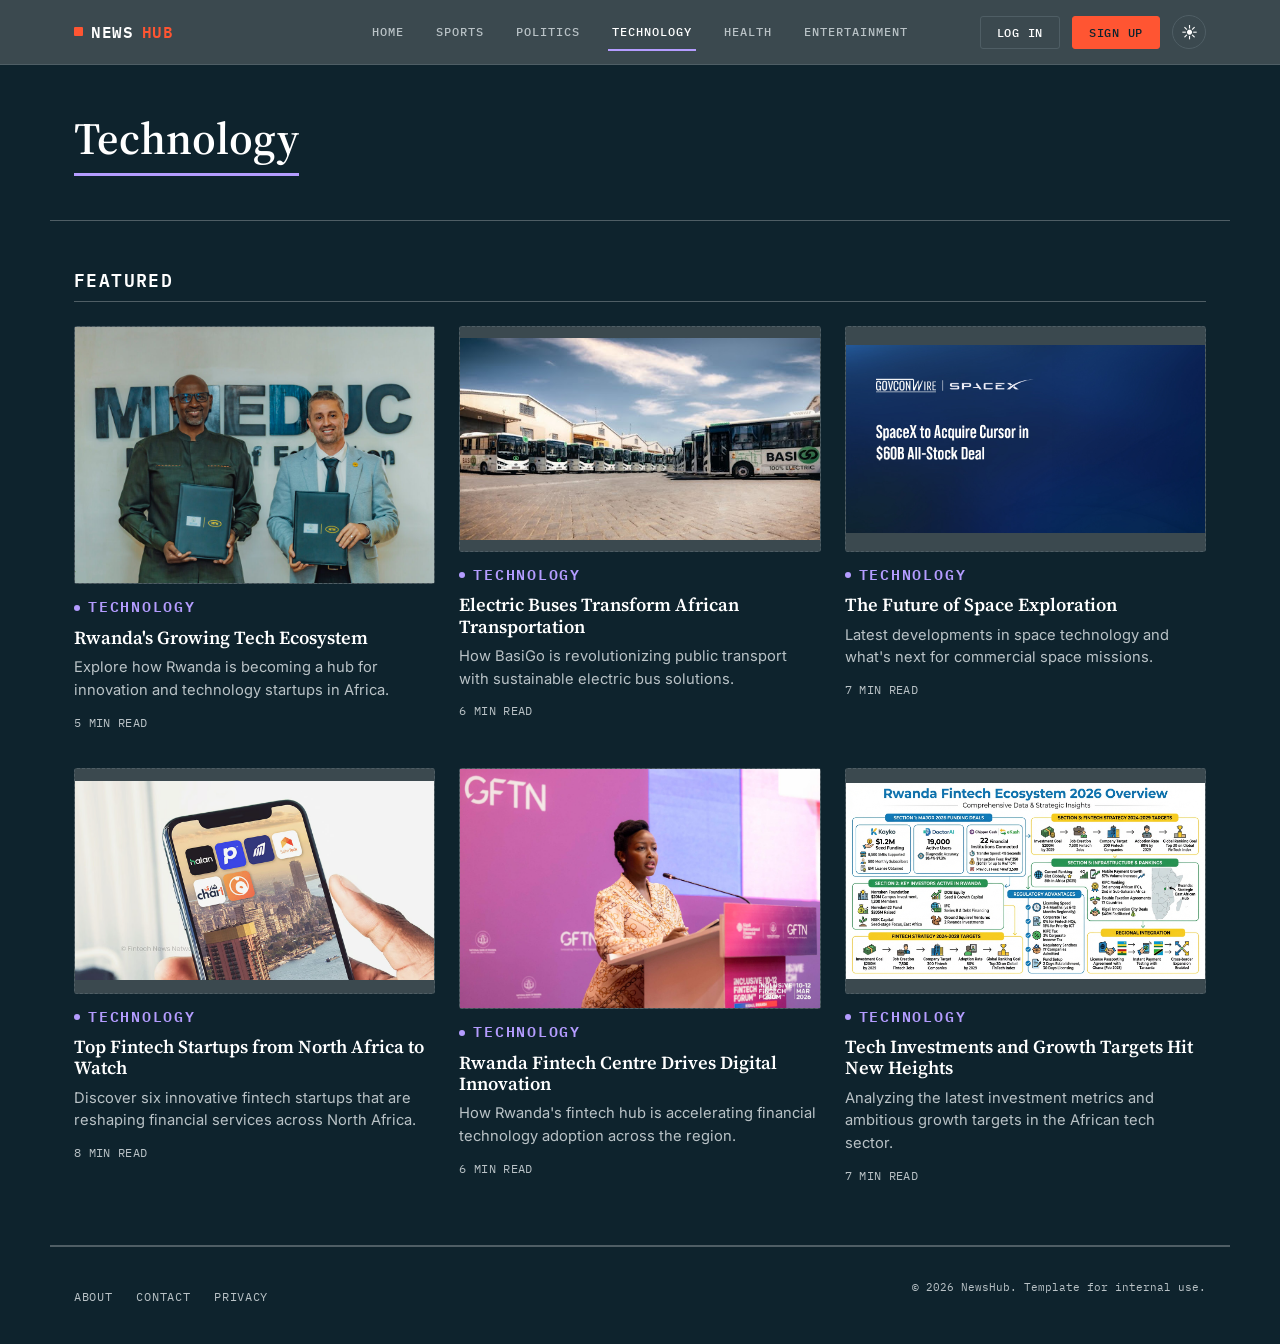
<file: pages/technology.html>
<!DOCTYPE html>
<html lang="en">
<head>
<meta charset="UTF-8">
<meta name="viewport" content="width=device-width, initial-scale=1.0">
<title>NewsHub — Technology</title>
<meta name="description" content="NewsHub — Technology section.">

<link rel="preconnect" href="https://fonts.googleapis.com">
<link rel="preconnect" href="https://fonts.gstatic.com" crossorigin>
<link href="https://fonts.googleapis.com/css2?family=Source+Serif+4:opsz,wght@8..60,500;8..60,600;8..60,700&family=Inter:wght@400;500;600&family=IBM+Plex+Mono:wght@500;600&display=swap" rel="stylesheet">

<link rel="stylesheet" href="../styles.css">
</head>
<body style="--page-accent:var(--c-tech)">
<a class="skip-link" href="#main">Skip to content</a>

<header class="site-header">
  <div class="header-bar">
    <a href="../index.html" class="logo">
      <span class="logo-mark"></span>NEWS<span class="logo-hub">HUB</span>
    </a>

    
    <nav class="main-nav" aria-label="Primary">
      <ul>
        <li><a href="../index.html" class="nav-link" style="--nav-accent:var(--c-home)">Home</a></li>
        <li><a href="sports.html" class="nav-link" style="--nav-accent:var(--c-sports)">Sports</a></li>
        <li><a href="politics.html" class="nav-link" style="--nav-accent:var(--c-politics)">Politics</a></li>
        <li><a href="technology.html" class="nav-link is-active" style="--nav-accent:var(--c-tech)">Technology</a></li>
        <li><a href="health.html" class="nav-link" style="--nav-accent:var(--c-health)">Health</a></li>
        <li><a href="entertainment.html" class="nav-link" style="--nav-accent:var(--c-entertainment)">Entertainment</a></li>
      </ul>
    </nav>

    <div class="header-actions">
      <button type="button" class="btn" title="Coming soon"><span class="btn-label">Log In</span></button>
      <button type="button" class="btn btn-solid" title="Coming soon"><span class="btn-label">Sign Up</span></button>
      <input type="checkbox" id="theme-toggle" class="theme-toggle-input" role="switch" aria-label="Toggle dark mode">
      <label for="theme-toggle" class="theme-toggle">
        <span class="icon-moon">☾</span>
        <span class="icon-sun">☀</span>
      </label>
    </div>
  </div>

</header>

<main id="main">

  <div class="page-header wrap">
    <h1>Technology</h1>
  </div>

  <section class="section wrap">
    <h2 class="section-title">Featured</h2>
    <div class="card-grid">

      <article class="story-card">
        <div class="media">
          <img src="../images/madeinrwanda.eu.jpeg" alt="Made in Rwanda technology initiative">
        </div>
        <p class="eyebrow" style="--eyebrow-color:var(--c-tech)">Technology</p>
        <h3>Rwanda's Growing Tech Ecosystem</h3>
        <p>Explore how Rwanda is becoming a hub for innovation and technology startups in Africa.</p>
        <p class="timestamp">5 MIN READ</p>
      </article>

      <article class="story-card">
        <div class="media">
          <img src="../images/BasiGo electric buses.jpg" alt="BasiGo electric buses in operation">
        </div>
        <p class="eyebrow" style="--eyebrow-color:var(--c-tech)">Technology</p>
        <h3>Electric Buses Transform African Transportation</h3>
        <p>How BasiGo is revolutionizing public transport with sustainable electric bus solutions.</p>
        <p class="timestamp">6 MIN READ</p>
      </article>

      <article class="story-card">
        <div class="media">
          <img src="../images/SpaceX.jpg" alt="SpaceX rocket launch">
        </div>
        <p class="eyebrow" style="--eyebrow-color:var(--c-tech)">Technology</p>
        <h3>The Future of Space Exploration</h3>
        <p>Latest developments in space technology and what's next for commercial space missions.</p>
        <p class="timestamp">7 MIN READ</p>
      </article>

      <article class="story-card">
        <div class="media">
          <img src="../images/6-Fintech-Startups-from-North-Africa-to-Follow.avif" alt="North African fintech startups">
        </div>
        <p class="eyebrow" style="--eyebrow-color:var(--c-tech)">Technology</p>
        <h3>Top Fintech Startups from North Africa to Watch</h3>
        <p>Discover six innovative fintech startups that are reshaping financial services across North Africa.</p>
        <p class="timestamp">8 MIN READ</p>
      </article>

      <article class="story-card">
        <div class="media">
          <img src="../images/rwanda fintech centre.jpg" alt="Rwanda Fintech Centre">
        </div>
        <p class="eyebrow" style="--eyebrow-color:var(--c-tech)">Technology</p>
        <h3>Rwanda Fintech Centre Drives Digital Innovation</h3>
        <p>How Rwanda's fintech hub is accelerating financial technology adoption across the region.</p>
        <p class="timestamp">6 MIN READ</p>
      </article>

      <article class="story-card">
        <div class="media">
          <img src="../images/key metrics, investments and growth targets.jpg" alt="Tech investment metrics and growth">
        </div>
        <p class="eyebrow" style="--eyebrow-color:var(--c-tech)">Technology</p>
        <h3>Tech Investments and Growth Targets Hit New Heights</h3>
        <p>Analyzing the latest investment metrics and ambitious growth targets in the African tech sector.</p>
        <p class="timestamp">7 MIN READ</p>
      </article>

    </div>
  </section>

</main>

<footer class="site-footer wrap">
  <div class="footer-bar">
    <nav aria-label="Footer">
      <ul class="footer-links">
        <li><a href="#" title="Coming soon">About</a></li>
        <li><a href="#" title="Coming soon">Contact</a></li>
        <li><a href="#" title="Coming soon">Privacy</a></li>
      </ul>
    </nav>
    <p class="footer-copy">© 2026 NewsHub. Template for internal use.</p>
  </div>
</footer>

</body>
</html>
</file>
<file: styles.css>
/*
    NEWSHUB — SHARED STYLESHEET
*/
:root {
  /* Surfaces & text — default theme (dark) */
    --bg: #0e232d;
    --bg-elevated: #3b494f;
    --bg-subtle: #3b494f;
    --ink: #ffffff;
    --ink-muted: #b9c2c6;
    --border: #4f5e65;

    --accent: #ff5532;
    --accent-contrast: #0e232d;
    --accent-ink: var(--accent);

    /* Category accents */
    --c-home: var(--accent);
    --c-sports: #4ade94;
    --c-politics: #6fa0ff;
    --c-tech: #b49cff;
    --c-health: #3fd1ce;
    --c-entertainment: #f2b45c;

    /* Type */
    --font-display: "Source Serif 4", Georgia, "Times New Roman", serif;
    --font-body: "Inter", -apple-system, BlinkMacSystemFont, "Segoe UI", sans-serif;
    --font-mono: "IBM Plex Mono", ui-monospace, "SFMono-Regular", Menlo, monospace;

    /* Spacing scale */
    --space-1: 0.25rem;
    --space-2: 0.5rem;
    --space-3: 0.75rem;
    --space-4: 1rem;
    --space-5: 1.5rem;
    --space-6: 2rem;
    --space-7: 3rem;
    --space-8: 4.5rem;

    /* Layout */
    --max-width: 1180px;
    --radius: 3px;
    --header-h: 64px;

    /* Motion */
    --ease: cubic-bezier(0.4, 0, 0.2, 1);
}

/* Light theme */
body:has(.theme-toggle-input:checked) {
    --bg: #f4f5f3;
    --bg-elevated: #ffffff;
    --bg-subtle: #e7e9e4;
    --ink: #122027;
    --ink-muted: #5c6b72;
    --border: #d8dbd6;

    /* --accent */
    --accent-ink: #c23115;

    --c-home: var(--accent);
    --c-sports: #1f7a4d;
    --c-politics: #2455a4;
    --c-tech: #6e56cf;
    --c-health: #0e8c8a;
    --c-entertainment: #b5790a;
}

/*BASE / RESET                                                       */

*,
*::before,
*::after {
    box-sizing: border-box;
}

html {
    -webkit-text-size-adjust: 100%;
}

body {
    margin: 0;
    background: var(--bg);
    color: var(--ink);
    font-family: var(--font-body);
    font-size: 16px;
    line-height: 1.55;
    transition: background-color 0.2s var(--ease), color 0.2s var(--ease);
}

h1, h2, h3, h4 {
    font-family: var(--font-display);
    font-weight: 600;
    line-height: 1.15;
    margin: 0 0 var(--space-3);
    color: var(--ink);
}

p {
    margin: 0 0 var(--space-4);
    color: var(--ink-muted);
}

a {
    color: inherit;
    text-decoration: none;
}

img {
    max-width: 100%;
    display: block;
}

ul {
    list-style: none;
    margin: 0;
    padding: 0;
}

button {
    font-family: inherit;
    cursor: pointer;
}

/* Visible keyboard focus everywhere */
a:focus-visible,
button:focus-visible,
[tabindex]:focus-visible {
    outline: 2px solid var(--accent);
    outline-offset: 2px;
    border-radius: var(--radius);
}

.skip-link {
    position: absolute;
    left: -9999px;
    top: 0;
    background: var(--accent);
    color: var(--accent-contrast);
    padding: var(--space-2) var(--space-4);
    z-index: 200;
    font-family: var(--font-mono);
    font-size: 0.8rem;
}

.skip-link:focus {
    left: var(--space-4);
    top: var(--space-4);
}

/* LAYOUT SHELL */

.wrap {
    max-width: var(--max-width);
    margin-inline: auto;
    padding-inline: var(--space-5);
}

main {
    display: block;
    min-height: calc(100vh - var(--header-h) - 220px);
}

/* HEADER, NAV, TICKER */

.site-header {
    position: sticky;
    top: 0;
    z-index: 100;
    background: var(--bg-elevated);
    border-bottom: 1px solid var(--border);
}

.header-bar {
    max-width: var(--max-width);
    margin-inline: auto;
    height: var(--header-h);
    padding-inline: var(--space-5);
    display: grid;
    grid-template-columns: 1fr auto 1fr;
    align-items: center;
    gap: var(--space-4);
}

/* Logo — left */
.logo {
    justify-self: start;
    display: inline-flex;
    align-items: center;
    gap: var(--space-2);
    font-family: var(--font-mono);
    font-weight: 600;
    font-size: 1rem;
    letter-spacing: 0.04em;
    white-space: nowrap;
}

.logo .logo-mark {
    width: 9px;
    height: 9px;
    background: var(--accent);
    border-radius: 1px;
    flex-shrink: 0;
}

.logo .logo-hub {
    color: var(--accent-ink);
}

/* Nav — centered */
.main-nav {
    justify-self: center;
}

.main-nav ul {
    display: flex;
    gap: var(--space-5);
}

.nav-link {
    position: relative;
    display: inline-block;
    padding: var(--space-2) var(--space-1);
    font-family: var(--font-mono);
    font-size: 0.78rem;
    font-weight: 500;
    letter-spacing: 0.08em;
    text-transform: uppercase;
    color: var(--ink-muted);
    transition: color 0.15s var(--ease);
}

.nav-link::after {
    content: "";
    position: absolute;
    left: 0;
    right: 0;
    bottom: -1px;
    height: 2px;
    background: var(--nav-accent, var(--accent));
    transform: scaleX(0);
    transition: transform 0.15s var(--ease);
}

.nav-link:hover {
    color: var(--ink);
}

.nav-link:hover::after {
    transform: scaleX(1);
}

.nav-link.is-active {
    color: var(--ink);
}

.nav-link.is-active::after {
    transform: scaleX(1);
}

/* Actions — right */
.header-actions {
    justify-self: end;
    display: flex;
    align-items: center;
    gap: var(--space-3);
}

/* BUTTONS & THEME TOGGLE */

.btn {
    font-family: var(--font-mono);
    font-size: 0.74rem;
    font-weight: 500;
    letter-spacing: 0.06em;
    text-transform: uppercase;
    padding: var(--space-2) var(--space-4);
    border-radius: var(--radius);
    border: 1px solid var(--border);
    background: transparent;
    color: var(--ink);
    transition: background-color 0.15s var(--ease), border-color 0.15s var(--ease), transform 0.1s var(--ease);
    white-space: nowrap;
}

.btn:hover {
    border-color: var(--ink-muted);
}

.btn:active {
    transform: translateY(1px);
}

.btn-solid {
    background: var(--accent);
    border-color: var(--accent);
    color: var(--accent-contrast);
}

.btn-solid:hover {
    filter: brightness(1.08);
    border-color: var(--accent);
}

/* Visually hidden but still focusable/operable by keyboard */
.theme-toggle-input {
    position: absolute;
    width: 1px;
    height: 1px;
    padding: 0;
    margin: -1px;
    overflow: hidden;
    clip: rect(0, 0, 0, 0);
    white-space: nowrap;
    border: 0;
}

.theme-toggle {
    display: inline-flex;
    align-items: center;
    justify-content: center;
    width: 34px;
    height: 34px;
    border-radius: 50%;
    border: 1px solid var(--border);
    background: transparent;
    color: var(--ink);
    padding: 0;
    flex-shrink: 0;
    cursor: pointer;
}

.theme-toggle:hover {
    border-color: var(--ink-muted);
}

.theme-toggle svg {
    width: 16px;
    height: 16px;
}

.theme-toggle .icon-moon { display: none; }
.theme-toggle .icon-sun { display: block; }

.theme-toggle-input:checked + .theme-toggle .icon-moon { display: block; }
.theme-toggle-input:checked + .theme-toggle .icon-sun { display: none; }

.theme-toggle-input:focus-visible + .theme-toggle {
    outline: 2px solid var(--accent);
    outline-offset: 2px;
}

/* home page */

.hero {
    border-bottom: 1px solid var(--border);
    padding-block: var(--space-7);
}

.eyebrow {
    display: inline-flex;
    align-items: center;
    gap: var(--space-2);
    font-family: var(--font-mono);
    font-size: 0.72rem;
    font-weight: 600;
    letter-spacing: 0.12em;
    text-transform: uppercase;
    color: var(--eyebrow-color, var(--accent-ink));
    margin-bottom: var(--space-3);
}

.eyebrow::before {
    content: "";
    width: 6px;
    height: 6px;
    background: currentColor;
    border-radius: 50%;
}

.hero-headline {
    font-size: clamp(2rem, 4.2vw, 3.4rem);
    max-width: 18ch;
    margin-bottom: var(--space-4);
}

.hero-dek {
    font-size: 1.05rem;
    max-width: 60ch;
    margin-bottom: var(--space-5);
}

.hero-meta {
    font-family: var(--font-mono);
    font-size: 0.78rem;
    color: var(--ink-muted);
    letter-spacing: 0.03em;
}

/* STORY CARDS & LIST ROWS */

.section {
    padding-block: var(--space-7);
    border-bottom: 1px solid var(--border);
}

.section-title {
    font-size: 1.1rem;
    font-family: var(--font-mono);
    text-transform: uppercase;
    letter-spacing: 0.08em;
    font-weight: 600;
    margin-bottom: var(--space-5);
    padding-bottom: var(--space-3);
    border-bottom: 1px solid var(--border);
}

.card-grid {
    display: grid;
    grid-template-columns: repeat(3, 1fr);
    gap: var(--space-5);
}

.story-card {
    display: flex;
    flex-direction: column;
}

.story-card .media {
    aspect-ratio: 16 / 10;
    background: var(--bg-subtle);
    border: 1px dashed var(--border);
    border-radius: var(--radius);
    margin-bottom: var(--space-3);
    display: flex;
    align-items: center;
    justify-content: center;
    color: var(--ink-muted);
}

.story-card .media svg {
    width: 28px;
    height: 28px;
    opacity: 0.5;
}

.story-card .eyebrow {
    margin-bottom: var(--space-2);
}

.story-card h3 {
    font-size: 1.15rem;
    margin-bottom: var(--space-2);
}

.story-card p {
    font-size: 0.92rem;
    margin-bottom: var(--space-3);
}

.story-card .timestamp {
    font-family: var(--font-mono);
    font-size: 0.72rem;
    color: var(--ink-muted);
    letter-spacing: 0.03em;
}

/* Compact list rows — "Latest" feed */
.story-list {
    display: flex;
    flex-direction: column;
}

.story-row {
    display: grid;
    grid-template-columns: 110px 1fr auto;
    align-items: center;
    gap: var(--space-4);
    padding-block: var(--space-4);
    border-top: 1px solid var(--border);
}

.story-row:last-child {
    border-bottom: 1px solid var(--border);
}

.story-row .tag {
    font-family: var(--font-mono);
    font-size: 0.68rem;
    font-weight: 600;
    letter-spacing: 0.08em;
    text-transform: uppercase;
    color: var(--tag-color, var(--accent-ink));
}

.story-row h4 {
    font-size: 1rem;
    margin: 0;
    font-weight: 600;
}

.story-row .timestamp {
    font-family: var(--font-mono);
    font-size: 0.72rem;
    color: var(--ink-muted);
    white-space: nowrap;
}

/* SECTION HEADER */

.page-header {
    padding-block: var(--space-7) var(--space-6);
    border-bottom: 1px solid var(--border);
}

.page-header .eyebrow {
    color: var(--page-accent, var(--accent-ink));
}

.page-header h1 {
    font-size: clamp(2rem, 4vw, 2.8rem);
    border-bottom: 3px solid var(--page-accent, var(--accent));
    display: inline-block;
    padding-bottom: var(--space-2);
}

/* EMPTY STATE */

.empty-state {
    margin-block: var(--space-8);
    padding: var(--space-8) var(--space-5);
    border: 1px dashed var(--border);
    border-radius: var(--radius);
    text-align: center;
    max-width: 540px;
    margin-inline: auto;
}

.empty-state .signal {
    width: 36px;
    height: 36px;
    margin-inline: auto var(--space-4);
    border-radius: 50%;
    border: 1px solid var(--page-accent, var(--accent));
    display: flex;
    align-items: center;
    justify-content: center;
}

.empty-state .signal::after {
    content: "";
    width: 8px;
    height: 8px;
    border-radius: 50%;
    background: var(--page-accent, var(--accent));
}

.empty-state h2 {
    font-size: 1.3rem;
    margin-bottom: var(--space-2);
}

.empty-state p {
    margin: 0 auto;
    max-width: 40ch;
}

/*. FOOTER */

.site-footer {
    border-top: 1px solid var(--border);
    padding-block: var(--space-6);
}

.footer-bar {
    display: flex;
    align-items: center;
    justify-content: space-between;
    flex-wrap: wrap;
    gap: var(--space-4);
}

.footer-bar .logo {
    font-size: 0.85rem;
}

.footer-links {
    display: flex;
    gap: var(--space-5);
}

.footer-links a {
    font-family: var(--font-mono);
    font-size: 0.72rem;
    letter-spacing: 0.06em;
    text-transform: uppercase;
    color: var(--ink-muted);
}

.footer-links a:hover {
    color: var(--ink);
}

.footer-copy {
    font-family: var(--font-mono);
    font-size: 0.7rem;
    color: var(--ink-muted);
}

/* UTILITIES */

.text-accent { color: var(--accent-ink); }
</file>
<file: css/entertainment.css>
/* Entertainment page styles */

.hero {
  background-image: linear-gradient(rgba(0, 0, 0, 0.6), rgba(0, 0, 0, 0.6)), url('../images/house.jpg');
  background-size: cover;
  background-position: center;
  color: var(--c-white);
  padding-top: 4rem;
  padding-bottom: 4rem;
  border-radius: 1rem;
  margin-top: 2rem;
  margin-bottom: 2rem;
}

/* Love Island Recap Section */
.match-list {
  display: flex;
  flex-direction: column;
  margin-bottom: var(--space-5);
}

.match-row-link .match-row {
  padding-block: var(--space-4);
}

.match-head {
  display: flex;
  justify-content: space-between;
  align-items: center;
  margin-bottom: var(--space-2);
}

.match-teams {
  font-family: var(--font-display);
  font-weight: 600;
  font-size: 1.1rem;
}

.match-tag {
  font-family: var(--font-mono);
  font-size: 0.7rem;
  font-weight: 500;
  letter-spacing: 0.06em;
  text-transform: uppercase;
  background: var(--bg-subtle);
  padding: var(--space-1) var(--space-2);
  border-radius: var(--radius);
  border: 1px solid var(--border);
}

.match-row-link {
  display: block;
  text-decoration: none;
  color: inherit;
  border-top: 1px solid var(--border);
  transition: background-color 0.2s var(--ease);
}

.match-row-link:last-of-type {
  border-bottom: 1px solid var(--border);
}

.match-row-link:hover {
  background: var(--bg-elevated);
}

/* Ensure consistent image sizes in story cards */
.story-card .media img {
  width: 100%;
  height: 100%;
  object-fit: cover;
  border: none;
}

.story-card .media {
  width: 300px;
  height: 300px;
}
</file>
<file: css/sports.css>
.page-dek {
    max-width: 60ch;
    font-size: 1rem;
}


.media {
    aspect-ratio: 5 / 4;  
}

.media img {
    width: 100%;
    height: 100%;
    object-fit: cover;     
}



.match-list {
    display: flex;
    flex-direction: column;
    border-top: 1px solid var(--border);
    margin-top: var(--space-5);
}

.match-row {
    padding-block: var(--space-4);
    border-bottom: 1px solid var(--border);
}

.match-head {
    display: flex;
    align-items: center;
    justify-content: space-between;
    gap: var(--space-3);
    margin-bottom: var(--space-1);
}

.match-teams {
    font-family: var(--font-mono);
    font-size: 0.95rem;
    font-weight: 600;
    color: var(--ink);
}

.match-teams .vs {
    display: inline-block;
    color: var(--ink-muted);
    font-weight: 500;
    font-size: 0.7rem;
    letter-spacing: 0.06em;
    text-transform: uppercase;
    margin-inline: var(--space-2);
}

.match-tag {
    flex-shrink: 0;
    font-family: var(--font-mono);
    font-size: 0.66rem;
    font-weight: 600;
    letter-spacing: 0.08em;
    text-transform: uppercase;
    color: var(--page-accent, var(--accent-ink));
    border: 1px solid var(--page-accent, var(--border));
    border-radius: var(--radius);
    padding: 3px var(--space-2);
    white-space: nowrap;
}

.match-note {
    margin: 0;
    max-width: 65ch;
    font-size: 0.88rem;
    color: var(--ink-muted);
}

.stat-strip {
    margin-top: var(--space-5);
    padding: var(--space-4) var(--space-5);
    border: 1px dashed var(--border);
    border-radius: var(--radius);
    font-size: 0.88rem;
    color: var(--ink-muted);
}

.stat-strip strong {
    font-family: var(--font-mono);
    font-weight: 600;
    color: var(--ink);
}



.podium-grid {
    display: grid;
    grid-template-columns: repeat(2, 1fr);
    gap: var(--space-6);
    margin-top: var(--space-5);
}

.podium-card {
    border: 1px solid var(--border);
    border-radius: var(--radius);
    padding: var(--space-5);
    background: var(--bg-elevated);
}

.podium-card h3 {
    font-family: var(--font-mono);
    font-size: 0.85rem;
    font-weight: 600;
    letter-spacing: 0.06em;
    text-transform: uppercase;
    margin-bottom: var(--space-4);
    padding-bottom: var(--space-3);
    border-bottom: 1px solid var(--border);
}

.podium-list {
    display: flex;
    flex-direction: column;
    gap: var(--space-4);
}

.podium-place {
    display: grid;
    grid-template-columns: 2rem 1fr;
    gap: var(--space-3);
    align-items: start;
}

.podium-place .rank {
    display: flex;
    align-items: center;
    justify-content: center;
    width: 2rem;
    height: 2rem;
    border-radius: 50%;
    border: 1px solid var(--page-accent, var(--border));
    font-family: var(--font-mono);
    font-size: 0.95rem;
    font-weight: 600;
    color: var(--page-accent, var(--accent-ink));
    flex-shrink: 0;
}

.podium-place:first-child .rank {
    background: var(--page-accent, var(--accent));
    color: var(--bg-elevated);
}

.podium-place .name {
    margin: 0 0 2px;
    font-weight: 600;
    color: var(--ink);
}

.podium-place .detail {
    margin: 0;
    font-size: 0.85rem;
    color: var(--ink-muted);
}


@media (max-width: 760px) {
    .podium-grid {
        grid-template-columns: 1fr;
    }

    .match-head {
        flex-direction: column;
        align-items: flex-start;
        gap: var(--space-2);
    }
}
</file>
